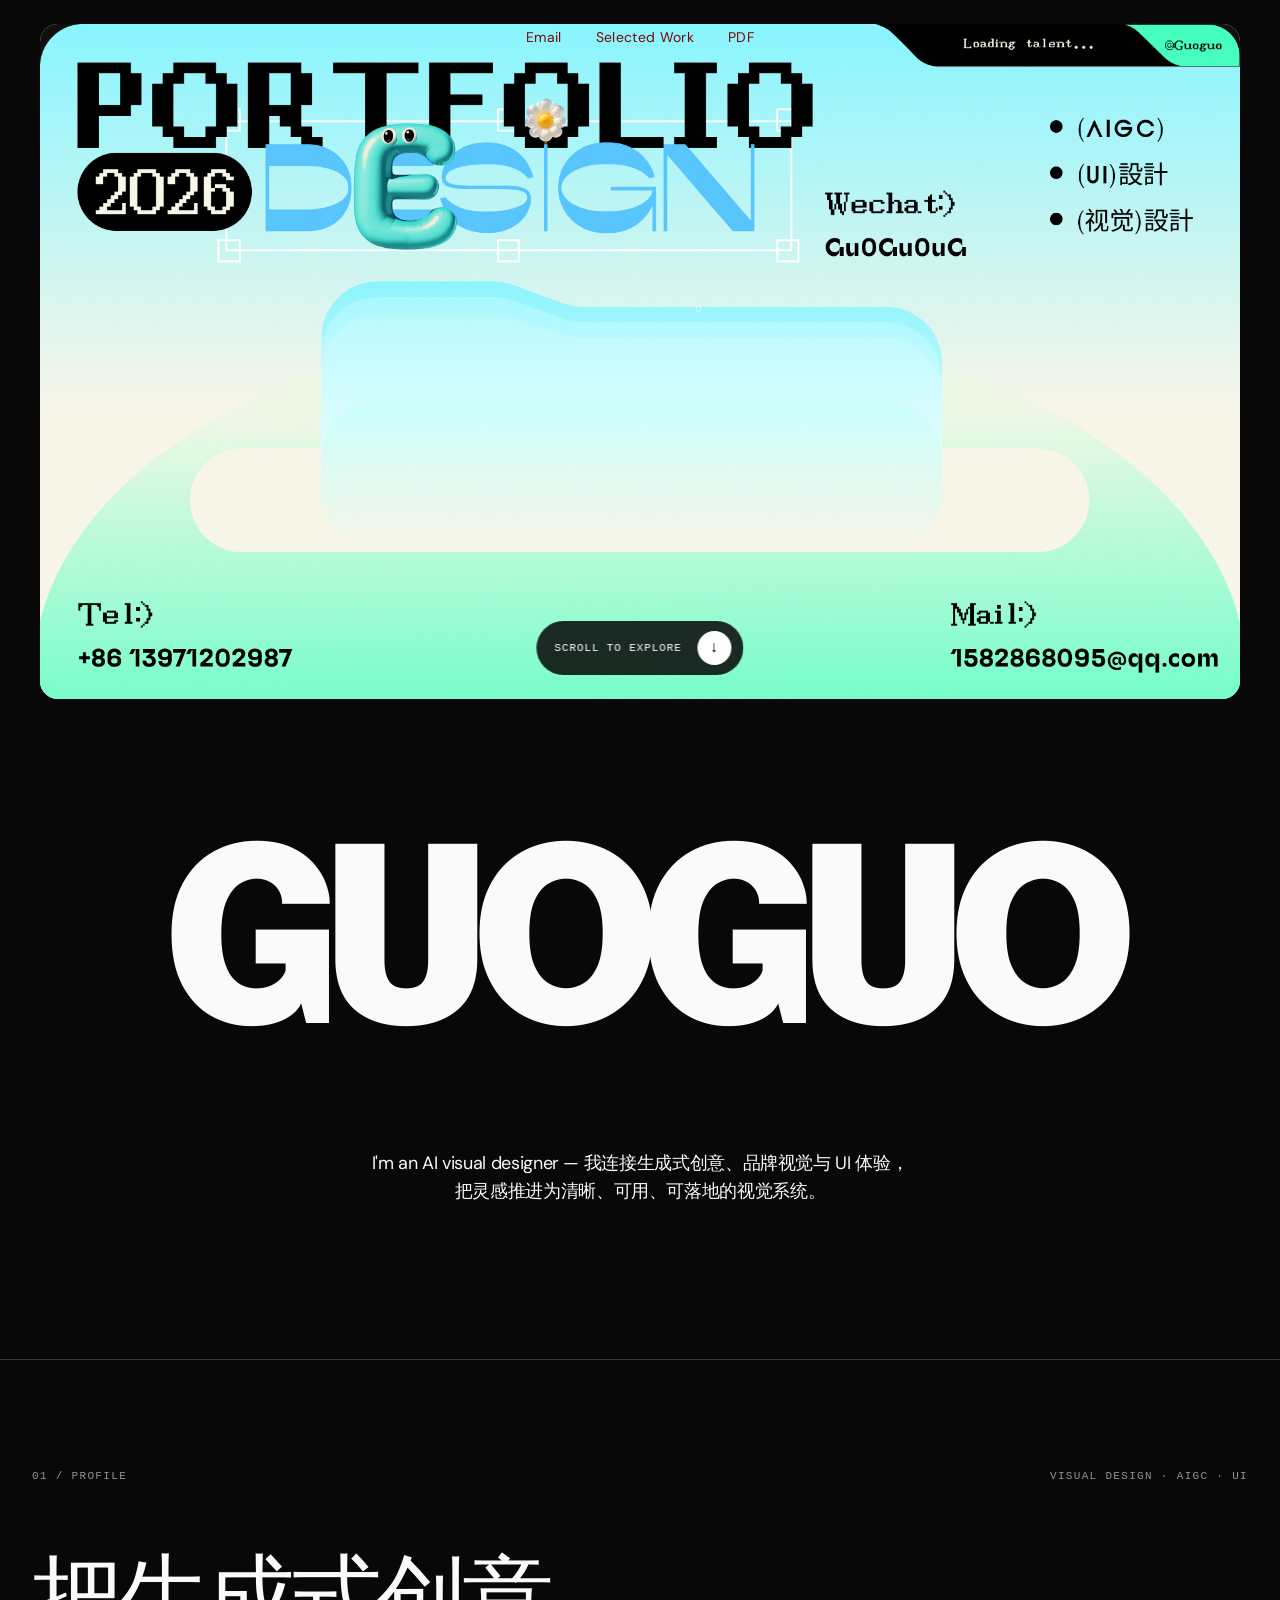
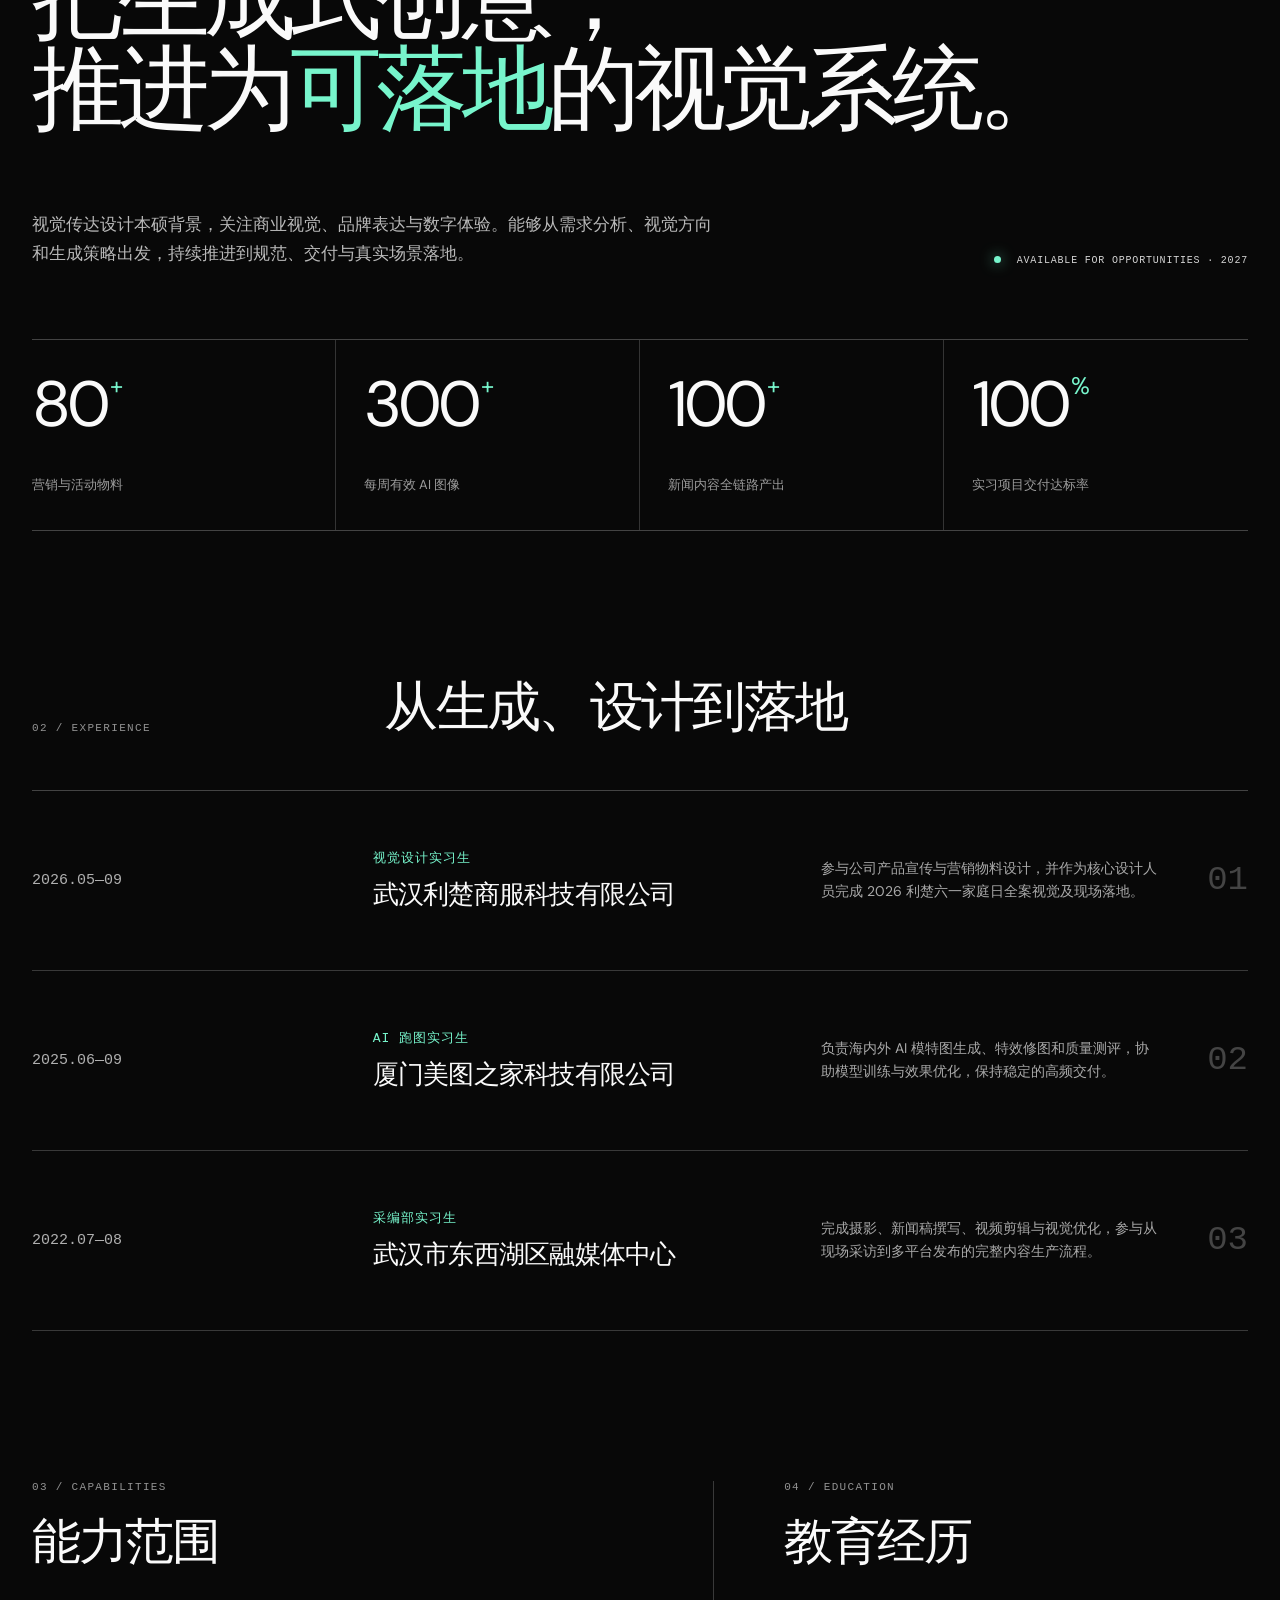
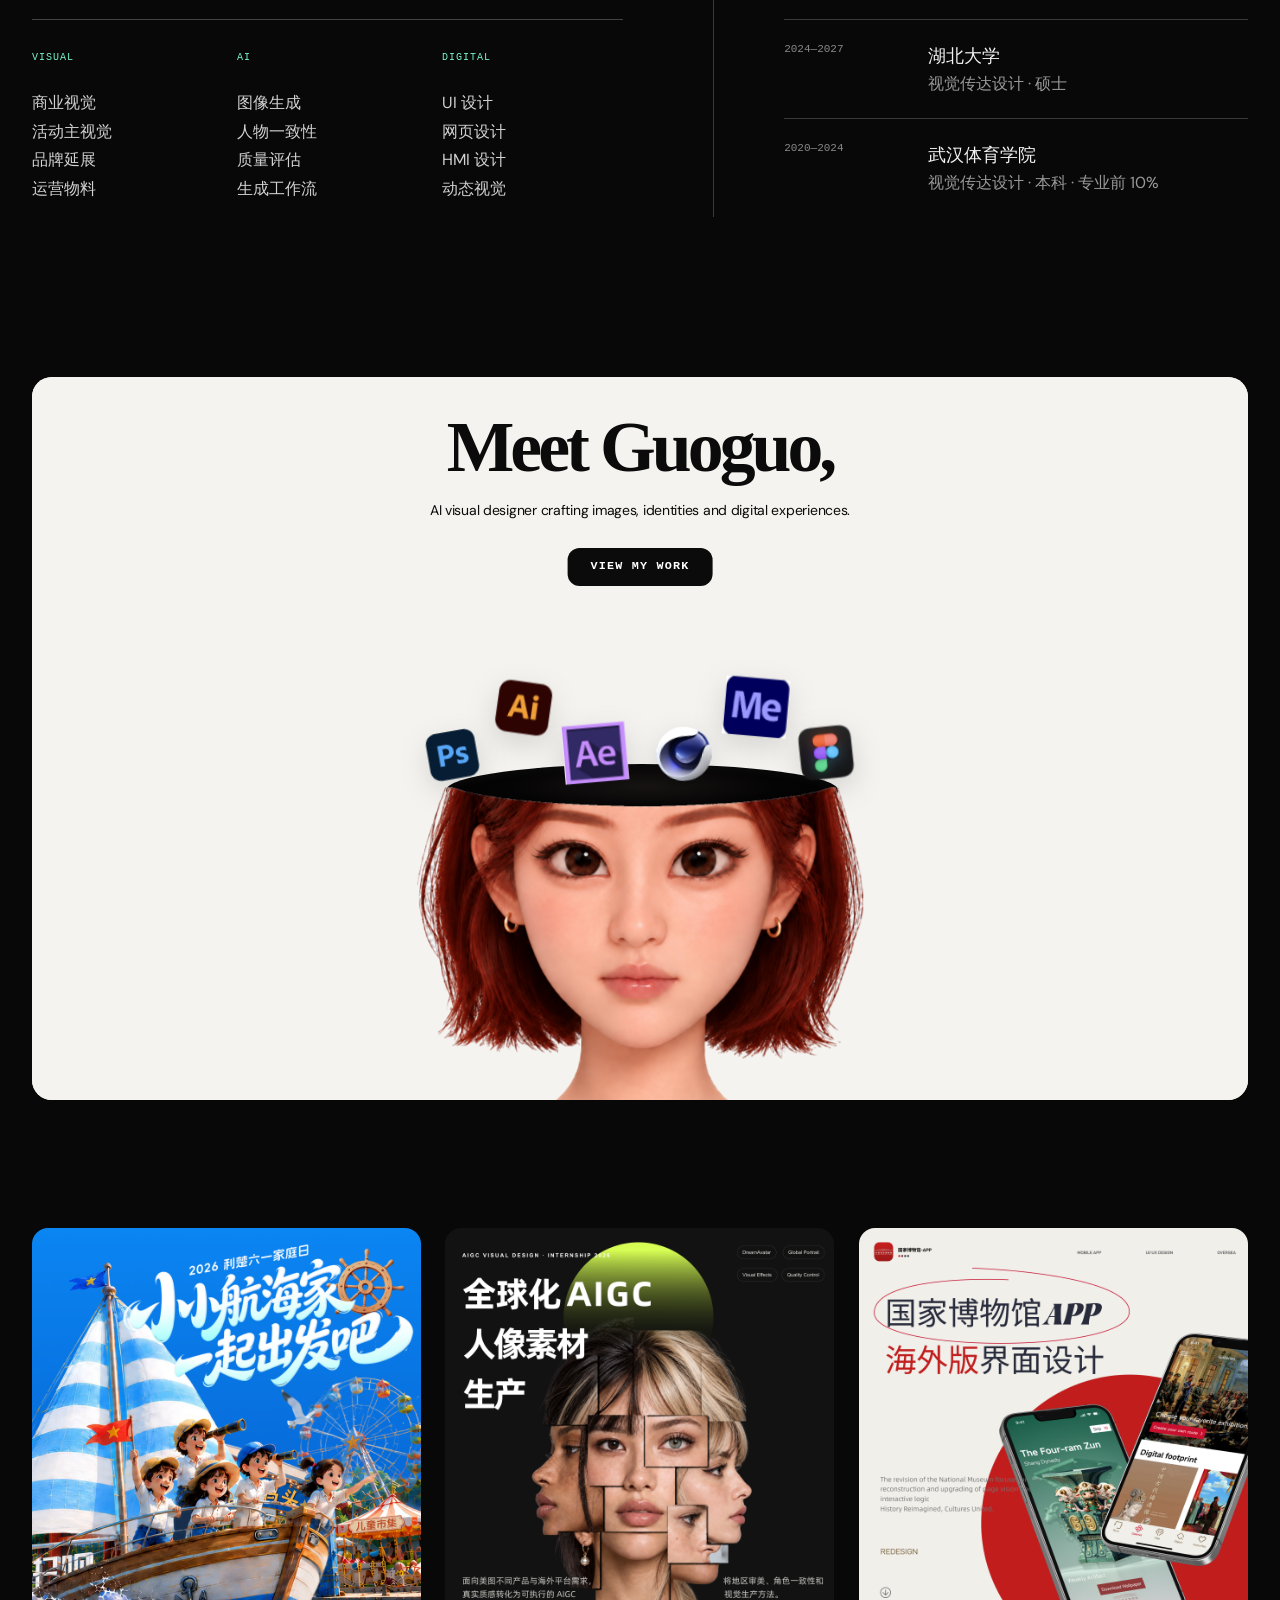
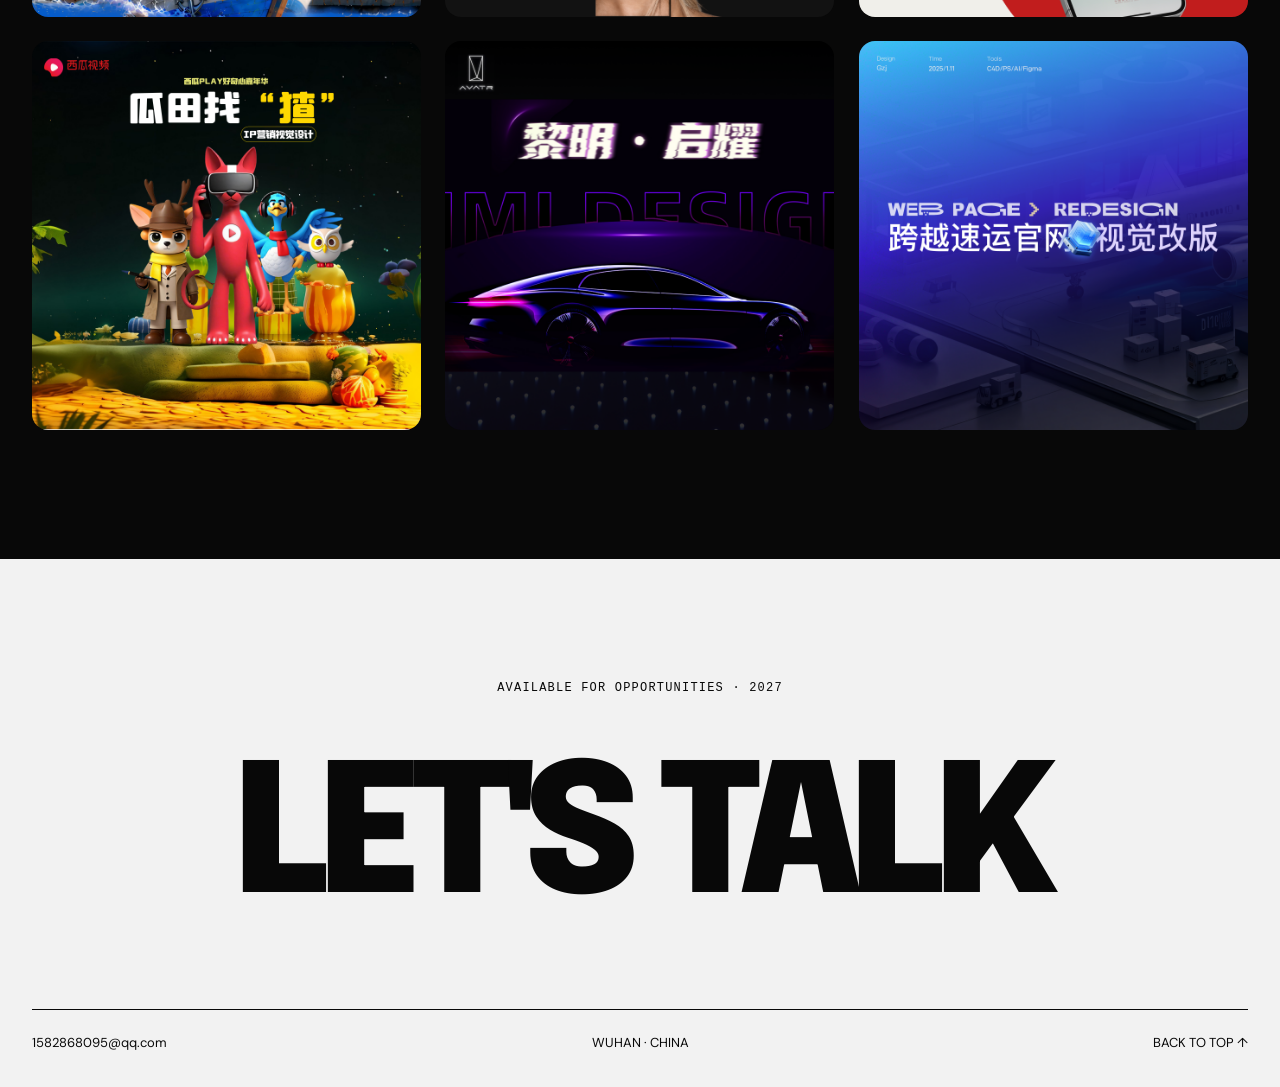
<file: index.html>
<!doctype html>
<html lang="zh-CN">
  <head>
    <meta charset="UTF-8" />
    <meta name="viewport" content="width=device-width, initial-scale=1" />
    <meta name="theme-color" content="#080808" />
    <title>Guoguo — AI Visual Designer</title>
    <meta name="description" content="郭芷菁，AI 视觉设计师。AIGC、视觉设计与 UI 体验作品集。" />
    <link rel="icon" href="./favicon.svg" />
    <link rel="stylesheet" href="./styles.css?v=20260922-31" />
  </head>
  <body class="jotic-page">
    <header class="minimal-nav" aria-label="主要导航">
      <nav>
        <a href="mailto:1582868095@qq.com">Email</a>
        <a href="#work">Selected Work</a>
        <a href="./Guoguo_AI_Visual_Portfolio_2026.pdf" target="_blank" rel="noopener">PDF</a>
      </nav>
    </header>

    <main>
      <section class="cover-stage" id="top" aria-label="Guoguo 动态视觉开场">
        <img class="intro-art" src="./assets/intro-background.jpg" alt="Guoguo 2026 作品集封面" />
        <div class="hero-person" aria-hidden="true">
          <video class="hero-person-source" autoplay muted loop playsinline preload="auto">
            <source src="./assets/hero-opening-green.mp4" type="video/mp4" />
          </video>
          <canvas class="hero-person-canvas" width="720" height="972"></canvas>
        </div>
        <a class="cover-scroll" href="#intro"><span>SCROLL TO EXPLORE</span><b>↓</b></a>
      </section>

      <section class="identity-section" id="intro" aria-labelledby="identity-title">
        <h1 id="identity-title">GUOGUO</h1>
        <p>I'm an AI visual designer — 我连接生成式创意、品牌视觉与 UI 体验，<br class="desktop-break" />把灵感推进为清晰、可用、可落地的视觉系统。</p>
      </section>

      <section class="brainka-story" id="meet-guoguo" aria-labelledby="brainka-title">
        <div class="brainka-viewport">
          <div class="brainka-track">
            <article class="brainka-panel brainka-hello">
              <div class="brainka-mini-nav" aria-hidden="true">
                <span>GUOGUO®</span>
                <span>AI VISUAL DESIGNER</span>
                <span>2026</span>
              </div>
              <div class="brainka-copy">
                <p class="brainka-kicker">HELLO, I'M GUOGUO</p>
                <h2 id="brainka-title">Meet&nbsp;<br />Guoguo,</h2>
                <p>AI visual designer crafting images, identities and digital experiences.</p>
                <a href="#work">VIEW MY WORK</a>
              </div>
              <div class="brainka-portrait-wrap" aria-hidden="true">
                <div class="brainka-head-assembly">
                  <span class="brainka-head-cavity"></span>
                  <div class="brainka-icons">
                    <img class="brainka-icon icon-1" src="./assets/brainka/icons/icon1.png" alt="" />
                    <img class="brainka-icon icon-2" src="./assets/brainka/icons/icon2.png" alt="" />
                    <img class="brainka-icon icon-3" src="./assets/brainka/icons/icon3.png" alt="" />
                    <img class="brainka-icon icon-4" src="./assets/brainka/icons/icon4.png" alt="" />
                    <img class="brainka-icon icon-5" src="./assets/brainka/icons/icon5.png" alt="" />
                    <img class="brainka-icon icon-6" src="./assets/brainka/icons/icon6.png" alt="" />
                  </div>
                  <img class="brainka-portrait" src="./assets/brainka/portrait-open-v3.png" alt="" />
                </div>
              </div>
              <p class="brainka-scroll-hint" aria-hidden="true">SCROLL TO SEE MY PROCESS ↓</p>
            </article>

            <article class="brainka-panel brainka-process">
              <div class="brainka-process-head">
                <span>HOW I CREATE</span>
                <strong>FROM IDEA<br />TO SYSTEM</strong>
              </div>
              <div class="brainka-process-grid">
                <article><b>01</b><h3>Define</h3><p>我从品牌目标、受众和使用场景开始定义视觉方向。</p></article>
                <article><b>02</b><h3>Explore</h3><p>通过关键词、情绪板和视觉测试建立生成策略。</p></article>
                <article><b>03</b><h3>Control</h3><p>控制人物一致性、材质、光线与画面风格。</p></article>
                <article><b>04</b><h3>Deliver</h3><p>筛选、修复并延展为可投入商业使用的视觉系统。</p></article>
              </div>
              <p class="brainka-process-end">灵活运用AIGC工具从可控生成，成为稳定、清晰、可持续的设计方法。</p>
            </article>
          </div>
        </div>
      </section>

      <section class="minimal-work" id="work" aria-label="精选项目">
        <div class="work-grid-ref directory-grid">
          <button class="work-tile square" data-project="family" type="button" aria-label="打开活动设计项目"><img src="./assets/covers/01-activity.png" alt="活动设计" loading="lazy" /></button>
          <button class="work-tile square has-motion" data-project="aigc" type="button" aria-label="打开人像设计项目">
            <img src="./assets/covers/02-portrait.png" alt="人像设计" loading="lazy" />
            <iframe class="tile-motion tile-motion-frame" src="./assets/aigc-motion/index.html?embedded=1" title="AIGC 实验轮播动效" tabindex="-1" loading="lazy" aria-hidden="true"></iframe>
          </button>
          <button class="work-tile square" data-project="museum" type="button" aria-label="打开 UI 设计项目"><img src="./assets/covers/03-ui.png" alt="UI 设计" loading="lazy" /></button>
          <button class="work-tile square" data-project="xigua" type="button" aria-label="打开 IP 运营设计项目"><img src="./assets/covers/04-ip.png" alt="IP 运营设计" loading="lazy" /></button>
          <button class="work-tile square" data-project="hmi" type="button" aria-label="打开 HMI 设计项目"><img src="./assets/covers/05-hmi.png" alt="HMI 设计" loading="lazy" /></button>
          <button class="work-tile square" data-project="web" type="button" aria-label="打开网页设计项目"><img src="./assets/covers/06-web.png" alt="网页设计" loading="lazy" /></button>
        </div>
      </section>

      <section class="profile-dossier" id="profile" aria-labelledby="profile-title">
        <header class="profile-intro">
          <div class="profile-eyebrow">
            <span>01 / PROFILE</span>
            <span>VISUAL DESIGN · AIGC · UI</span>
          </div>
          <h2 id="profile-title">把生成式创意，<br />推进为<span>可落地</span>的视觉系统。</h2>
          <div class="profile-intro-foot">
            <p>视觉传达设计本硕背景，关注商业视觉、品牌表达与数字体验。能够从需求分析、视觉方向和生成策略出发，持续推进到规范、交付与真实场景落地。</p>
            <p class="profile-availability"><i></i> AVAILABLE FOR OPPORTUNITIES · 2027</p>
          </div>
        </header>

        <div class="profile-metrics" aria-label="工作成果摘要">
          <article><strong>80<sup>+</sup></strong><span>营销与活动物料</span></article>
          <article><strong>300<sup>+</sup></strong><span>每周有效 AI 图像</span></article>
          <article><strong>100<sup>+</sup></strong><span>新闻内容全链路产出</span></article>
          <article><strong>100<sup>%</sup></strong><span>实习项目交付达标率</span></article>
        </div>

        <section class="profile-experience" aria-labelledby="experience-title">
          <div class="profile-section-head">
            <p>02 / EXPERIENCE</p>
            <h3 id="experience-title">从生成、设计到落地</h3>
          </div>
          <div class="experience-list">
            <article>
              <time>2026.05—09</time>
              <div class="experience-main"><span>视觉设计实习生</span><h4>武汉利楚商服科技有限公司</h4></div>
              <p>参与公司产品宣传与营销物料设计，并作为核心设计人员完成 2026 利楚六一家庭日全案视觉及现场落地。</p>
              <b>01</b>
            </article>
            <article>
              <time>2025.06—09</time>
              <div class="experience-main"><span>AI 跑图实习生</span><h4>厦门美图之家科技有限公司</h4></div>
              <p>负责海内外 AI 模特图生成、特效修图和质量测评，协助模型训练与效果优化，保持稳定的高频交付。</p>
              <b>02</b>
            </article>
            <article>
              <time>2022.07—08</time>
              <div class="experience-main"><span>采编部实习生</span><h4>武汉市东西湖区融媒体中心</h4></div>
              <p>完成摄影、新闻稿撰写、视频剪辑与视觉优化，参与从现场采访到多平台发布的完整内容生产流程。</p>
              <b>03</b>
            </article>
          </div>
        </section>

        <div class="profile-bottom-grid">
          <section class="profile-capabilities" aria-labelledby="capabilities-title">
            <div class="profile-section-head compact">
              <p>03 / CAPABILITIES</p>
              <h3 id="capabilities-title">能力范围</h3>
            </div>
            <div class="capability-columns">
              <div><span>VISUAL</span><p>商业视觉<br />活动主视觉<br />品牌延展<br />运营物料</p></div>
              <div><span>AI</span><p>图像生成<br />人物一致性<br />质量评估<br />生成工作流</p></div>
              <div><span>DIGITAL</span><p>UI 设计<br />网页设计<br />HMI 设计<br />动态视觉</p></div>
            </div>
          </section>

          <section class="profile-credentials" aria-labelledby="credentials-title">
            <div class="profile-section-head compact">
              <p>04 / EDUCATION</p>
              <h3 id="credentials-title">教育经历</h3>
            </div>
            <div class="credential-row"><time>2024—2027</time><p><strong>湖北大学</strong><br />视觉传达设计 · 硕士</p></div>
            <div class="credential-row"><time>2020—2024</time><p><strong>武汉体育学院</strong><br />视觉传达设计 · 本科 · 专业前 10%</p></div>
          </section>
        </div>
      </section>
    </main>

    <footer class="minimal-footer" id="contact">
      <p>AVAILABLE FOR OPPORTUNITIES · 2027</p>
      <a class="footer-mail" href="mailto:1582868095@qq.com">LET'S TALK</a>
      <div><a href="mailto:1582868095@qq.com">1582868095@qq.com</a><span>WUHAN · CHINA</span><a href="#top">BACK TO TOP ↑</a></div>
    </footer>

    <dialog class="project-dialog" aria-label="项目作品浏览">
      <button class="dialog-close" type="button" aria-label="关闭项目">×</button>
      <div class="dialog-hero" hidden></div>
      <div class="dialog-head"><p class="dialog-kicker"></p><h2 class="dialog-title"></h2><p class="dialog-summary"></p></div>
      <div class="dialog-gallery"></div>
    </dialog>

    <script src="./main.js?v=20260921-23"></script>
  </body>
</html>
</file>
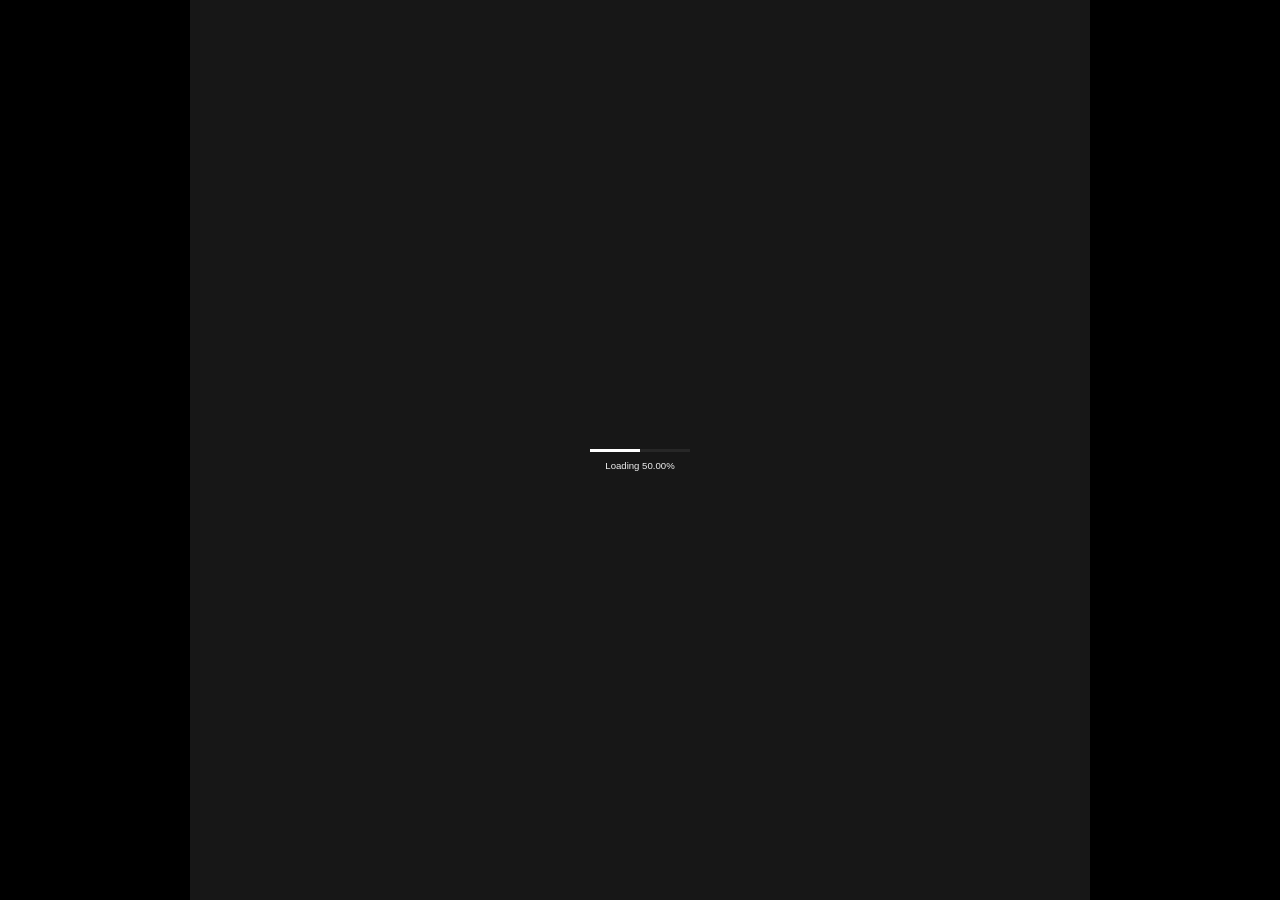
<file: assets/aigc-motion/index.html>
<!DOCTYPE html>
<html lang="zh-CN">
  <head>
    <meta charset="UTF-8" />
    <meta name="viewport" content="width=device-width, initial-scale=1.0" />
    <meta name="theme-color" content="#f8f8f8" />
    <title>Codrops - Experimental Carousel Tutorial</title>
    <script type="module" crossorigin src="./assets/index-o9Gyr7QA.js"></script>
    <link rel="stylesheet" crossorigin href="./assets/index-DzMP4c-T.css">
  </head>
  <body>
    <div id="root"></div>
  </body>
</html>
</file>
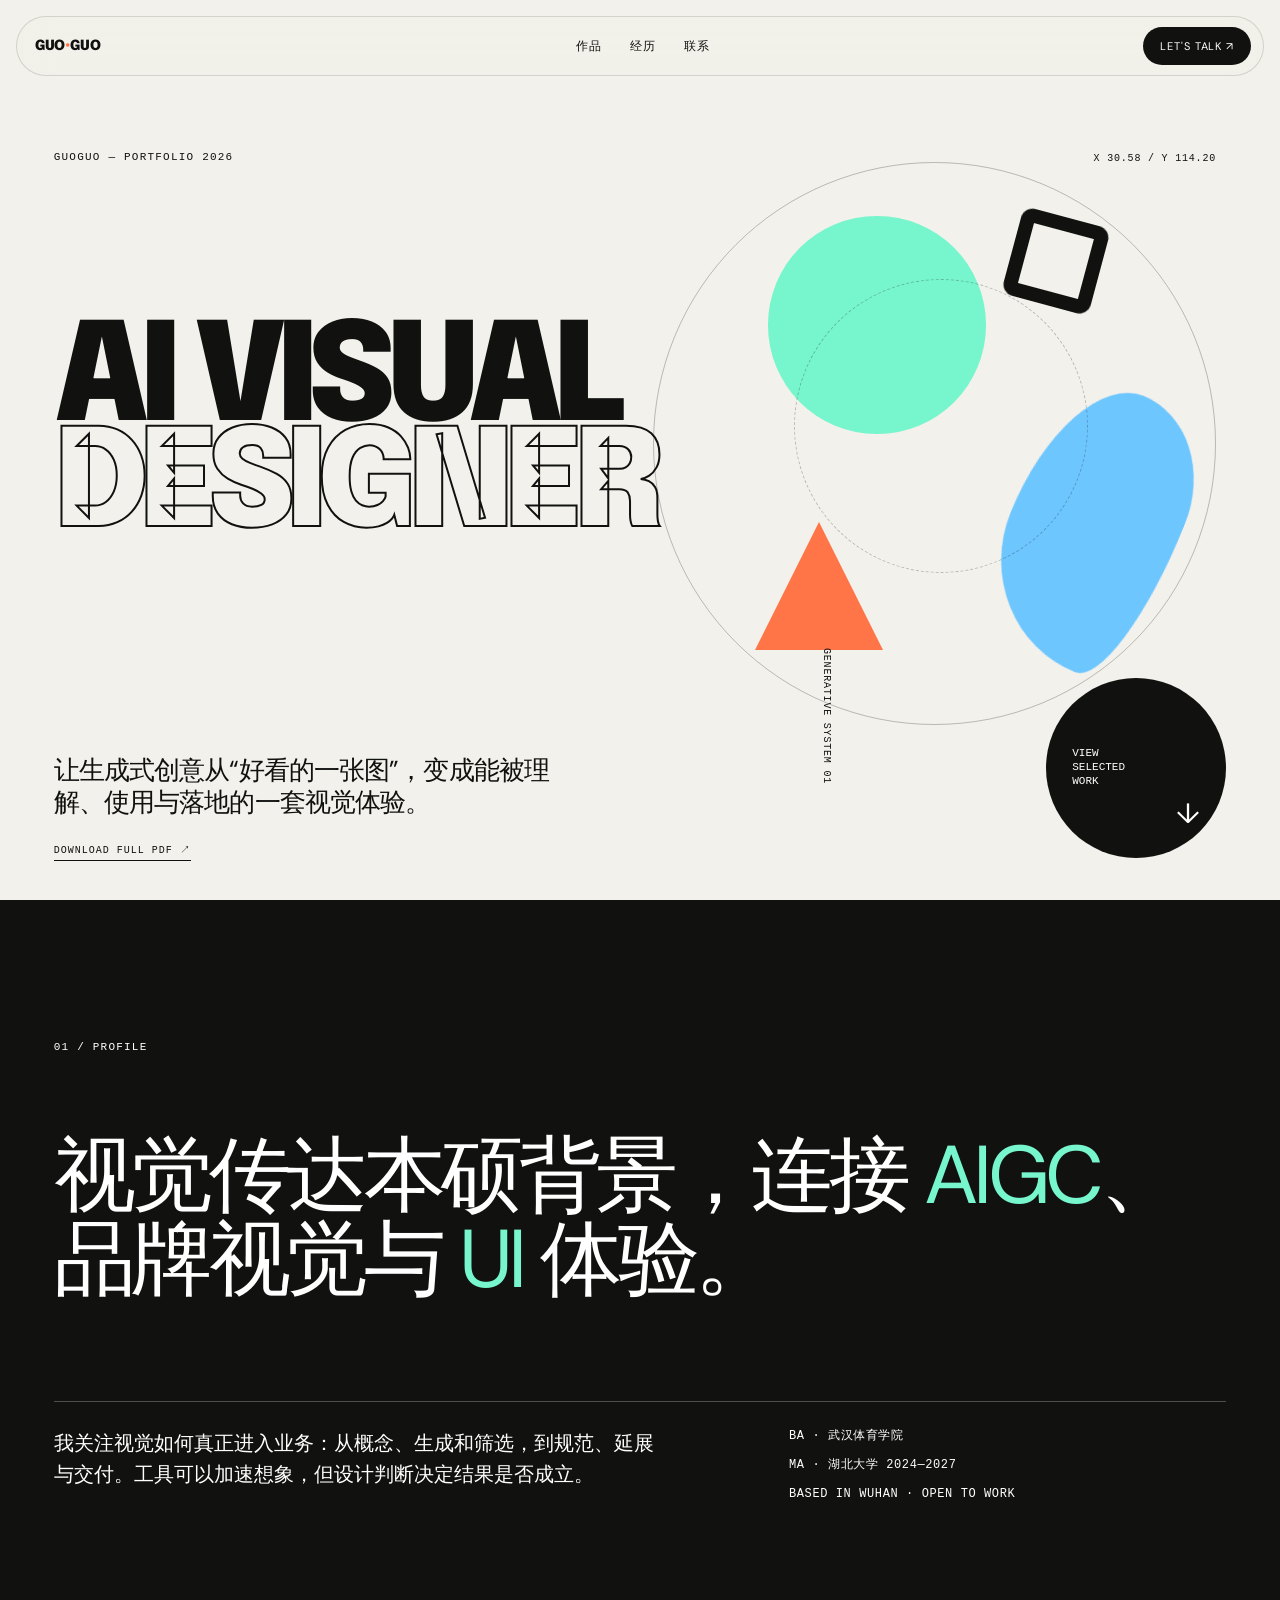
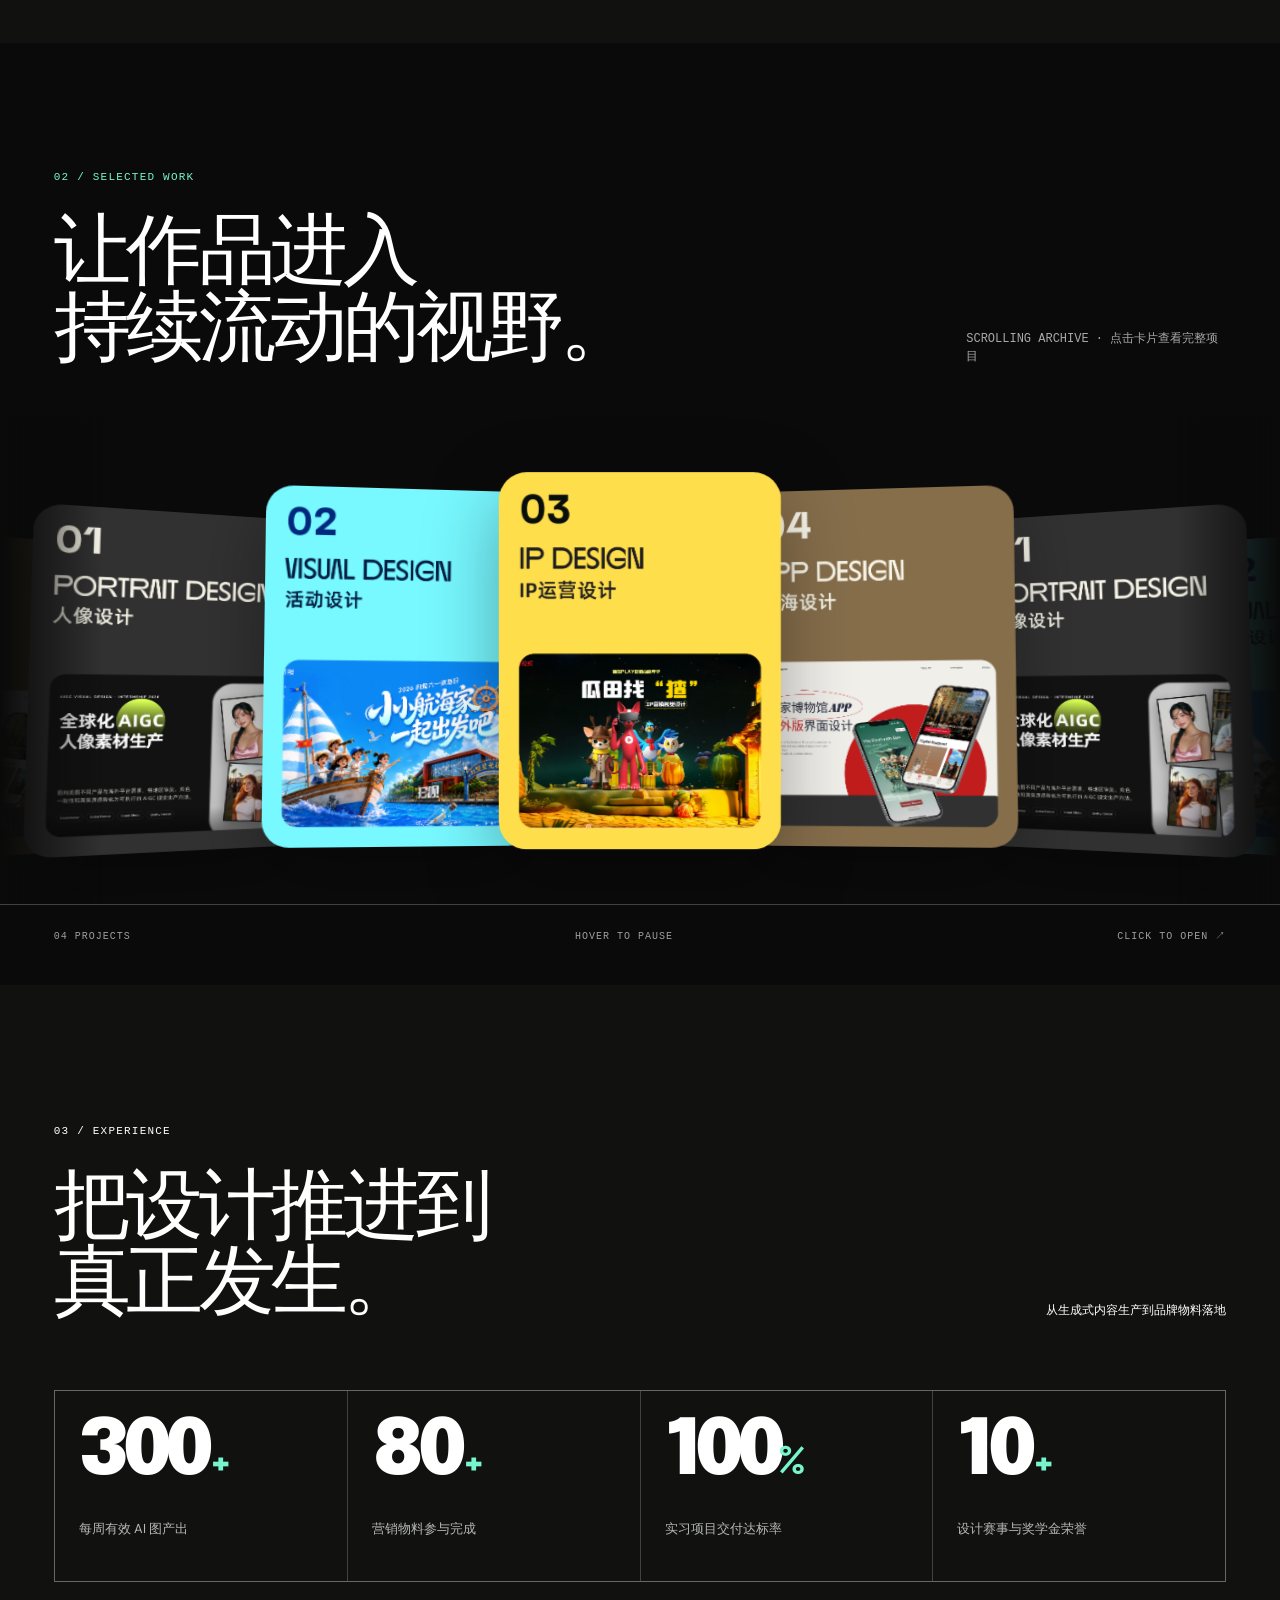
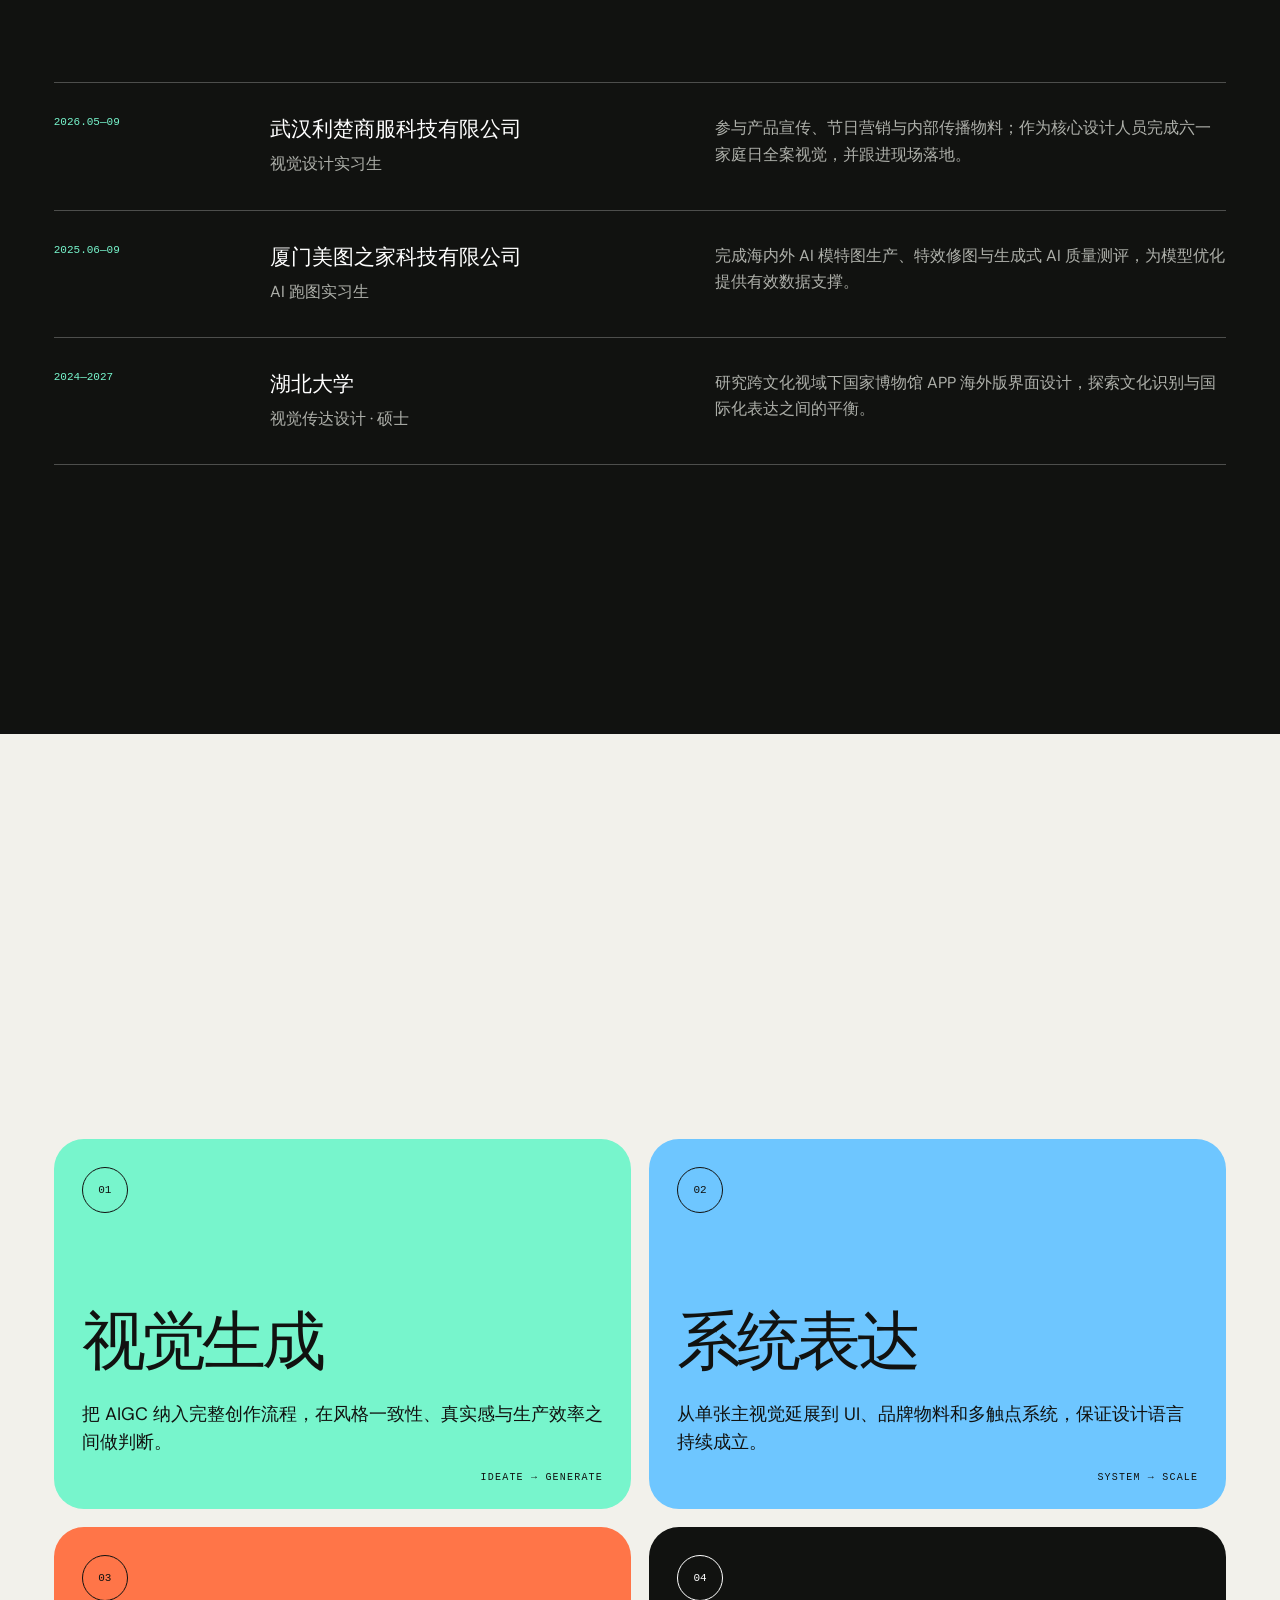
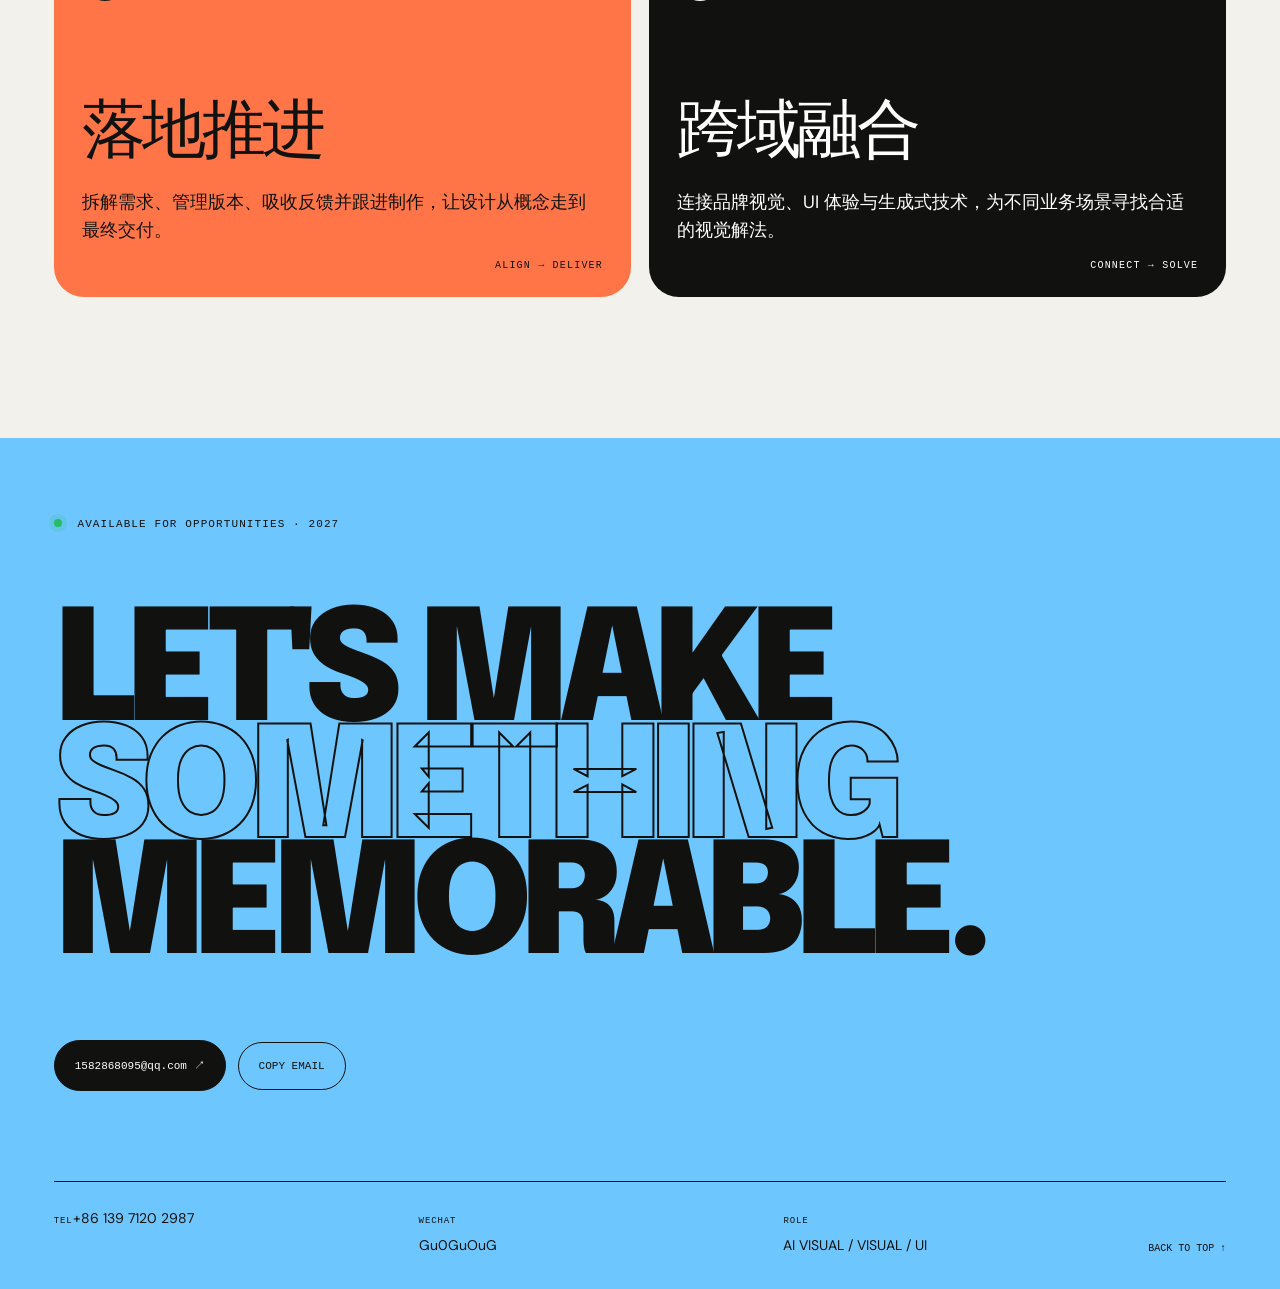
<file: portfolio.html>
<!doctype html>
<html lang="zh-CN">
  <head>
    <meta charset="UTF-8" />
    <meta name="viewport" content="width=device-width, initial-scale=1" />
    <meta name="theme-color" content="#f2f1eb" />
    <title>Guoguo — AI Visual Designer Portfolio</title>
    <meta name="description" content="郭芷菁，AI 视觉设计师。AIGC、品牌视觉与 UI 体验作品集。" />
    <link rel="icon" href="./favicon.svg" />
    <link rel="stylesheet" href="./styles.css" />
  </head>
  <body class="portfolio-page">
    <header class="site-header">
      <a class="brand" href="./index.html" aria-label="返回视觉开场">GUO<span>•</span>GUO</a>
      <nav aria-label="主要导航">
        <a href="#work">作品</a>
        <a href="#experience">经历</a>
        <a href="#contact">联系</a>
      </nav>
      <a class="header-cta" href="mailto:1582868095@qq.com">LET'S TALK ↗</a>
    </header>

    <main>
      <section class="portfolio-hero" id="top">
        <div class="hero-field" aria-hidden="true">
          <div class="orbit orbit-a"></div>
          <div class="orbit orbit-b"></div>
          <div class="shape shape-a"></div>
          <div class="shape shape-b"></div>
          <div class="shape shape-c"></div>
          <div class="shape shape-d"></div>
          <div class="coordinate coordinate-a">X 30.58 / Y 114.20</div>
          <div class="coordinate coordinate-b">GENERATIVE SYSTEM 01</div>
        </div>
        <div class="hero-copy">
          <p class="eyebrow">GUOGUO — PORTFOLIO 2026</p>
          <h1>AI VISUAL<br /><span>DESIGNER</span></h1>
          <div class="hero-bottom">
            <div class="hero-intro"><p>让生成式创意从“好看的一张图”，变成能被理解、使用与落地的一套视觉体验。</p><a href="./Guoguo_AI_Visual_Portfolio_2026.pdf" target="_blank" rel="noopener">DOWNLOAD FULL PDF ↗</a></div>
            <a class="round-button" href="#work" aria-label="查看精选项目"><span>VIEW<br />SELECTED<br />WORK</span><b>↓</b></a>
          </div>
        </div>
        <div class="mouse-code" aria-hidden="true"></div>
      </section>

      <section class="manifesto section-pad reveal">
        <div class="section-index">01 / PROFILE</div>
        <p class="manifesto-lead">视觉传达本硕背景，连接 <span>AIGC</span>、品牌视觉与 <span>UI</span> 体验。</p>
        <div class="manifesto-grid">
          <div>
            <p>我关注视觉如何真正进入业务：从概念、生成和筛选，到规范、延展与交付。工具可以加速想象，但设计判断决定结果是否成立。</p>
          </div>
          <div class="profile-meta">
            <p>BA · 武汉体育学院</p>
            <p>MA · 湖北大学 2024—2027</p>
            <p>Based in Wuhan · Open to work</p>
          </div>
        </div>
      </section>

      <section class="work-section" id="work">
        <div class="section-heading work-heading reveal">
          <div>
            <div class="section-index">02 / SELECTED WORK</div>
            <h2>让作品进入<br />持续流动的视野。</h2>
          </div>
          <p>SCROLLING ARCHIVE · 点击卡片查看完整项目</p>
        </div>
        <div class="project-marquee reveal" aria-label="精选项目动态目录">
          <div class="project-track">
            <div class="project-loop">
              <button class="poster-card poster-artwork" data-project="aigc" type="button"><img src="./assets/cards/01-portrait-design.png" alt="01 人像设计" loading="lazy" /></button>
              <button class="poster-card poster-artwork" data-project="family" type="button"><img src="./assets/cards/02-visual-design.png" alt="02 活动设计" loading="lazy" /></button>
              <button class="poster-card poster-artwork" data-project="xigua" type="button"><img src="./assets/cards/03-ip-design.png" alt="03 IP 运营设计" loading="lazy" /></button>
              <button class="poster-card poster-artwork" data-project="museum" type="button"><img src="./assets/cards/04-app-design.png" alt="04 出海 APP 设计" loading="lazy" /></button>
            </div>
            <div class="project-loop" aria-hidden="true" inert>
              <button class="poster-card poster-artwork" data-project="aigc" type="button" tabindex="-1"><img src="./assets/cards/01-portrait-design.png" alt="" loading="lazy" /></button>
              <button class="poster-card poster-artwork" data-project="family" type="button" tabindex="-1"><img src="./assets/cards/02-visual-design.png" alt="" loading="lazy" /></button>
              <button class="poster-card poster-artwork" data-project="xigua" type="button" tabindex="-1"><img src="./assets/cards/03-ip-design.png" alt="" loading="lazy" /></button>
              <button class="poster-card poster-artwork" data-project="museum" type="button" tabindex="-1"><img src="./assets/cards/04-app-design.png" alt="" loading="lazy" /></button>
            </div>
          </div>
        </div>
        <div class="work-foot"><span>04 PROJECTS</span><span>HOVER TO PAUSE</span><span>CLICK TO OPEN ↗</span></div>
      </section>

      <section class="experience-section section-pad" id="experience">
        <div class="section-heading light reveal">
          <div>
            <div class="section-index">03 / EXPERIENCE</div>
            <h2>把设计推进到<br />真正发生。</h2>
          </div>
          <p>从生成式内容生产到品牌物料落地</p>
        </div>

        <div class="metrics reveal">
          <div><strong>300<span>+</span></strong><p>每周有效 AI 图产出</p></div>
          <div><strong>80<span>+</span></strong><p>营销物料参与完成</p></div>
          <div><strong>100<span>%</span></strong><p>实习项目交付达标率</p></div>
          <div><strong>10<span>+</span></strong><p>设计赛事与奖学金荣誉</p></div>
        </div>

        <div class="timeline">
          <article class="timeline-row reveal">
            <time>2026.05—09</time>
            <div><h3>武汉利楚商服科技有限公司</h3><p>视觉设计实习生</p></div>
            <p>参与产品宣传、节日营销与内部传播物料；作为核心设计人员完成六一家庭日全案视觉，并跟进现场落地。</p>
          </article>
          <article class="timeline-row reveal">
            <time>2025.06—09</time>
            <div><h3>厦门美图之家科技有限公司</h3><p>AI 跑图实习生</p></div>
            <p>完成海内外 AI 模特图生产、特效修图与生成式 AI 质量测评，为模型优化提供有效数据支撑。</p>
          </article>
          <article class="timeline-row reveal">
            <time>2024—2027</time>
            <div><h3>湖北大学</h3><p>视觉传达设计 · 硕士</p></div>
            <p>研究跨文化视域下国家博物馆 APP 海外版界面设计，探索文化识别与国际化表达之间的平衡。</p>
          </article>
          <article class="timeline-row reveal">
            <time>2020—2024</time>
            <div><h3>武汉体育学院</h3><p>视觉传达设计 · 本科</p></div>
            <p>GPA 4.5，专业排名前 10%；建立字体、包装、展示、版式与网页设计的系统基础。</p>
          </article>
        </div>
      </section>

      <section class="strengths-section section-pad">
        <div class="section-heading reveal">
          <div>
            <div class="section-index">04 / HOW I WORK</div>
            <h2>四种能力，<br />组成一条完整路径。</h2>
          </div>
        </div>
        <div class="strength-grid">
          <article class="strength-card mint reveal"><span>01</span><h3>视觉生成</h3><p>把 AIGC 纳入完整创作流程，在风格一致性、真实感与生产效率之间做判断。</p><b>IDEATE → GENERATE</b></article>
          <article class="strength-card blue reveal"><span>02</span><h3>系统表达</h3><p>从单张主视觉延展到 UI、品牌物料和多触点系统，保证设计语言持续成立。</p><b>SYSTEM → SCALE</b></article>
          <article class="strength-card orange reveal"><span>03</span><h3>落地推进</h3><p>拆解需求、管理版本、吸收反馈并跟进制作，让设计从概念走到最终交付。</p><b>ALIGN → DELIVER</b></article>
          <article class="strength-card dark reveal"><span>04</span><h3>跨域融合</h3><p>连接品牌视觉、UI 体验与生成式技术，为不同业务场景寻找合适的视觉解法。</p><b>CONNECT → SOLVE</b></article>
        </div>
      </section>
    </main>

    <footer class="contact" id="contact">
      <div class="contact-kicker"><span class="status-dot"></span> AVAILABLE FOR OPPORTUNITIES · 2027</div>
      <h2>LET'S MAKE<br /><span>SOMETHING</span><br />MEMORABLE.</h2>
      <div class="contact-actions">
        <a href="mailto:1582868095@qq.com">1582868095@qq.com ↗</a>
        <button type="button" data-copy="1582868095@qq.com">COPY EMAIL</button>
      </div>
      <div class="contact-bottom">
        <div><small>TEL</small><a href="tel:+8613971202987">+86 139 7120 2987</a></div>
        <div><small>WECHAT</small><p>Gu0GuOuG</p></div>
        <div><small>ROLE</small><p>AI VISUAL / VISUAL / UI</p></div>
        <a class="back-top" href="#top">BACK TO TOP ↑</a>
      </div>
    </footer>

    <dialog class="project-dialog" aria-label="项目作品浏览">
      <button class="dialog-close" type="button" aria-label="关闭项目">×</button>
      <div class="dialog-head"><p class="dialog-kicker"></p><h2 class="dialog-title"></h2><p class="dialog-summary"></p></div>
      <div class="dialog-gallery"></div>
    </dialog>

    <script src="./main.js"></script>
  </body>
</html>
</file>
<file: styles.css>
@font-face{font-family:Display;src:url('./assets/fonts/Epilogue-Black.woff2') format('woff2');font-display:swap;font-weight:900}
@font-face{font-family:Sans;src:url('./assets/fonts/DMSans-Regular.woff2') format('woff2');font-display:swap;font-weight:400}
:root{--paper:#f2f1eb;--ink:#111210;--mint:#77f5cc;--blue:#6ec6ff;--orange:#ff7548;--line:rgba(17,18,16,.18);--pad:clamp(20px,4.2vw,68px);font-family:Sans,"PingFang SC","Microsoft YaHei",Arial,sans-serif;color:var(--ink);background:var(--paper);font-synthesis:none}
*{box-sizing:border-box}
html{scroll-behavior:smooth}
body{margin:0;min-width:320px;background:var(--paper)}
button,a{font:inherit;color:inherit}
a{text-decoration:none}
button{border:0}
img{display:block;max-width:100%}
::selection{background:var(--mint);color:var(--ink)}

.intro-page{background:#c8f6ee;overflow:hidden}
.intro{position:relative;min-height:100svh;overflow:hidden;background:#c8f6ee;isolation:isolate}
.intro-art{position:absolute;z-index:0;inset:0;width:100%;height:100%;object-fit:cover;object-position:center;user-select:none;pointer-events:none}
.hero-person{position:absolute;z-index:2;left:0;bottom:0;width:clamp(340px,33.5vw,640px);aspect-ratio:20/27;opacity:0;transform:translate3d(calc(-50% + 118vw),0,0);pointer-events:none;filter:drop-shadow(0 10px 16px rgba(17,90,80,.1)) saturate(.94) brightness(.985);will-change:transform,opacity}
.hero-person.is-ready{opacity:var(--hero-alpha,1)}
.hero-person-source{position:absolute;width:1px;height:1px;opacity:0;pointer-events:none}
.hero-person-canvas{display:block;width:100%;height:100%;clip-path:inset(3px 0 0 0)}
.intro-hit{position:absolute;inset:0;z-index:3;cursor:crosshair}
.enter-site{position:absolute;z-index:4;right:3vw;bottom:14vh;display:flex;align-items:center;gap:22px;padding:10px 10px 10px 22px;border:1px solid var(--ink);border-radius:999px;background:var(--paper);font:900 12px/1 Display,Arial,sans-serif;letter-spacing:.08em;transition:transform .2s ease,background .2s ease}
.enter-site:hover{transform:translateY(-3px);background:var(--mint)}
.enter-arrow{display:grid;place-items:center;width:42px;height:42px;border-radius:50%;background:var(--ink);color:#fff;font-size:20px}

.site-header{position:fixed;z-index:30;top:16px;left:50%;display:grid;grid-template-columns:1fr auto 1fr;align-items:center;width:calc(100% - 32px);max-width:1380px;padding:10px 12px 10px 18px;border:1px solid rgba(17,18,16,.14);border-radius:999px;background:rgba(242,241,235,.86);backdrop-filter:blur(16px);transform:translateX(-50%)}
.brand{font:900 14px/1 Display,sans-serif;letter-spacing:-.03em}.brand span{color:var(--orange)}
.site-header nav{display:flex;gap:28px;font-size:12px;letter-spacing:.08em}.site-header nav a:hover{text-decoration:underline;text-underline-offset:4px}
.header-cta{justify-self:end;padding:12px 17px;border-radius:999px;background:var(--ink);color:white;font-size:11px;letter-spacing:.08em;transition:background .2s ease,color .2s ease}.header-cta:hover{background:var(--mint);color:var(--ink)}

.portfolio-hero{position:relative;min-height:100svh;padding:140px var(--pad) 42px;overflow:hidden;background:var(--paper);isolation:isolate}
.hero-field{position:absolute;inset:0;z-index:-1;overflow:hidden}
.orbit{position:absolute;border:1px solid rgba(17,18,16,.25);border-radius:50%;transition:transform 1.4s cubic-bezier(.7,0,.2,1)}
.orbit-a{width:44vw;height:44vw;right:5vw;top:18vh}.orbit-b{width:23vw;height:23vw;right:15vw;top:31vh;border-style:dashed;animation:spin 24s linear infinite}
.shape{position:absolute;transition:transform 1.4s cubic-bezier(.7,0,.2,1),border-radius 1.4s cubic-bezier(.7,0,.2,1),background 1.4s ease;will-change:transform}
.shape-a{right:23vw;top:24vh;width:17vw;height:17vw;border-radius:50%;background:var(--mint);mix-blend-mode:multiply;animation:float 6s ease-in-out infinite}
.shape-b{right:8vw;top:43vh;width:13vw;height:22vw;border-radius:48% 52% 28% 72%/56% 37% 63% 44%;background:var(--blue);mix-blend-mode:multiply;transform:rotate(22deg)}
.shape-c{right:31vw;top:58vh;width:10vw;height:10vw;background:var(--orange);clip-path:polygon(50% 0,100% 100%,0 100%);animation:turn 9s ease-in-out infinite}
.shape-d{right:14vw;top:24vh;width:7vw;height:7vw;border:14px solid var(--ink);border-radius:12px;background:transparent;transform:rotate(15deg)}
.coordinate{position:absolute;font:10px/1.2 monospace;letter-spacing:.08em}.coordinate-a{right:5vw;top:17vh}.coordinate-b{right:35vw;top:72vh;writing-mode:vertical-rl}
.portfolio-hero[data-motion="1"] .shape-a{transform:translate(8vw,10vh) scale(.78);border-radius:15%}.portfolio-hero[data-motion="1"] .shape-b{transform:translate(-12vw,-14vh) rotate(110deg);border-radius:50%}.portfolio-hero[data-motion="2"] .shape-a{transform:translate(-5vw,24vh) scale(1.25);border-radius:60% 40% 70% 30%}.portfolio-hero[data-motion="2"] .shape-b{transform:translate(3vw,-5vh) rotate(210deg) scale(.8)}.portfolio-hero[data-motion="2"] .orbit-a{transform:scale(.72) translate(10vw,-4vh)}.portfolio-hero[data-motion="3"] .shape-a{transform:translate(11vw,28vh) scale(.55)}.portfolio-hero[data-motion="3"] .shape-b{transform:translate(-16vw,-2vh) rotate(300deg) scale(1.15)}.portfolio-hero[data-motion="3"] .orbit-b{transform:translate(-9vw,10vh) scale(1.4)}
.hero-copy{position:relative;z-index:2;display:flex;min-height:calc(100svh - 182px);flex-direction:column;justify-content:space-between}
.eyebrow,.section-index{font:11px/1.2 monospace;letter-spacing:.11em;text-transform:uppercase}
.portfolio-hero h1{max-width:1050px;margin:2vh 0 0;font:900 clamp(68px,10.6vw,166px)/.78 Display,Arial,sans-serif;letter-spacing:-.075em}.portfolio-hero h1 span{display:inline-block;color:transparent;-webkit-text-stroke:2px var(--ink)}
.hero-bottom{display:grid;grid-template-columns:minmax(260px,500px) auto;align-items:end;gap:40px}.hero-intro{max-width:500px}.hero-intro p{margin:0 0 18px;font-size:clamp(20px,2vw,29px);line-height:1.25;letter-spacing:-.035em}.hero-intro a{font:10px/1.2 monospace;letter-spacing:.1em;border-bottom:1px solid currentColor;padding-bottom:4px}
.round-button{justify-self:end;display:flex;align-items:center;justify-content:space-between;width:180px;height:180px;padding:26px;border-radius:50%;background:var(--ink);color:#fff;transition:transform .35s ease,background .25s ease,color .25s ease}.round-button span{font:11px/1.25 monospace}.round-button b{align-self:flex-end;font-size:28px}.round-button:hover{transform:rotate(7deg) scale(1.04);background:var(--mint);color:var(--ink)}
.mouse-code{position:absolute;inset:0;z-index:4;pointer-events:none;overflow:hidden}.mouse-code span{position:absolute;padding:4px 6px;background:var(--ink);color:var(--mint);font:9px/1 monospace;white-space:nowrap;animation:codeFade .9s ease-out forwards}
@keyframes codeFade{0%{opacity:0;transform:translate(-50%,-50%) scale(.7)}15%{opacity:1}100%{opacity:0;transform:translate(calc(-50% + var(--drift-x)),calc(-50% + var(--drift-y))) scale(1)}}
@keyframes spin{to{transform:rotate(360deg)}}@keyframes float{50%{translate:0 -18px}}@keyframes turn{50%{transform:rotate(100deg) scale(.82)}}

.section-pad{padding:clamp(84px,11vw,170px) var(--pad)}
.manifesto{background:var(--ink);color:white}.manifesto-lead{max-width:1180px;margin:80px 0 100px;font-size:clamp(38px,6.4vw,92px);line-height:1.02;letter-spacing:-.055em}.manifesto-lead span{color:var(--mint)}
.manifesto-grid{display:grid;grid-template-columns:1fr .72fr;gap:10vw;border-top:1px solid rgba(255,255,255,.25);padding-top:26px}.manifesto-grid p{max-width:620px;margin:0;font-size:clamp(16px,1.55vw,23px);line-height:1.55}.profile-meta{display:grid;gap:12px;align-content:start}.profile-meta p{font:12px/1.4 monospace;letter-spacing:.05em;text-transform:uppercase}

.section-heading{display:flex;align-items:flex-end;justify-content:space-between;gap:30px;margin-bottom:70px}.section-heading h2{margin:28px 0 0;font-size:clamp(40px,6vw,88px);line-height:1;letter-spacing:-.06em}.section-heading>p{max-width:260px;margin:0;font:12px/1.5 monospace;text-transform:uppercase}.section-heading.light{color:white}
.work-section{padding:clamp(84px,10vw,150px) 0 42px;background:#090a09;color:#fff;overflow:hidden}.work-heading{padding:0 var(--pad);margin-bottom:clamp(60px,8vw,110px)}.work-heading .section-index{color:var(--mint)}.work-heading>p{color:#a6aaa5}.project-marquee{--gap:clamp(12px,1.7vw,26px);position:relative;width:100%;overflow:hidden;padding:40px 0 58px}.project-marquee::before,.project-marquee::after{content:"";position:absolute;z-index:3;top:0;bottom:0;width:8vw;pointer-events:none}.project-marquee::before{left:0;background:linear-gradient(90deg,#090a09,transparent)}.project-marquee::after{right:0;background:linear-gradient(-90deg,#090a09,transparent)}.project-track{display:flex;width:max-content;animation:posterFlow 24s linear infinite;will-change:transform}.project-marquee:hover .project-track,.project-marquee:focus-within .project-track{animation-play-state:paused}.project-loop{display:flex;align-items:center;gap:var(--gap);padding-right:var(--gap)}.poster-card{--accent:var(--mint);position:relative;flex:0 0 auto;width:clamp(238px,20.5vw,330px);aspect-ratio:3/4.15;padding:0;overflow:hidden;border:3px solid var(--accent);border-radius:18px;background:#191a18;color:#fff;text-align:left;cursor:pointer;transform:rotate(-2.5deg);box-shadow:0 22px 50px rgba(0,0,0,.32);transition:transform .35s cubic-bezier(.2,.8,.2,1),box-shadow .35s ease}.poster-card:nth-child(even){transform:rotate(2.2deg) translateY(-14px)}.poster-card:hover,.poster-card:focus-visible{z-index:5;outline:none;transform:rotate(0) translateY(-30px) scale(1.035);box-shadow:0 30px 80px rgba(0,0,0,.6)}.poster-card img{position:absolute;inset:0;width:100%;height:100%;object-fit:cover;transform:scale(1.03);filter:saturate(1.06) contrast(1.02);transition:transform .55s ease}.poster-card:hover img{transform:scale(1.09)}.poster-shade{position:absolute;inset:30% 0 0;background:linear-gradient(transparent,rgba(0,0,0,.12) 18%,rgba(0,0,0,.92) 100%)}.poster-meta{position:absolute;z-index:2;top:13px;left:14px;right:14px;display:flex;justify-content:space-between;gap:10px}.poster-meta i,.poster-card small{font:9px/1.2 monospace;font-style:normal;letter-spacing:.08em;text-transform:uppercase;text-shadow:0 1px 4px rgba(0,0,0,.6)}.poster-card strong{position:absolute;z-index:2;left:17px;right:17px;bottom:44px;font:900 clamp(28px,2.8vw,46px)/.86 Display,"PingFang SC",sans-serif;letter-spacing:-.07em;text-transform:uppercase;color:var(--accent);text-shadow:0 2px 12px rgba(0,0,0,.55)}.poster-card small{position:absolute;z-index:2;left:18px;bottom:16px}.poster-cyan{--accent:#6ee7ff}.poster-red{--accent:#ff5248}.poster-yellow{--accent:#f5f075}.work-foot{display:flex;justify-content:space-between;gap:20px;padding:26px var(--pad) 0;border-top:1px solid rgba(255,255,255,.22);color:#9ea09c;font:10px/1.2 monospace;letter-spacing:.1em}@keyframes posterFlow{to{transform:translateX(-50%)}}

.work-heading{margin-bottom:clamp(34px,4vw,52px)}.project-marquee{padding-top:24px}.project-track{animation-duration:6.8s;animation-timing-function:linear}.project-loop{gap:8px;padding-right:8px}.poster-card.poster-artwork{aspect-ratio:3/4;padding:0;overflow:visible;border:0;border-radius:26px;background:transparent;box-shadow:none;filter:drop-shadow(0 22px 34px rgba(0,0,0,.34));transform-origin:50% 86%;animation:cardSteerA 5.1s cubic-bezier(.45,0,.55,1) infinite;transition:filter .25s ease}.poster-card.poster-artwork:nth-child(even){animation-name:cardSteerB;animation-delay:-1.25s}.poster-card.poster-artwork:nth-child(3){animation-delay:-2.5s}.poster-card.poster-artwork:nth-child(4){animation-delay:-3.75s}.project-marquee:hover .poster-card.poster-artwork,.project-marquee:focus-within .poster-card.poster-artwork{animation-play-state:paused}.poster-card.poster-artwork:hover,.poster-card.poster-artwork:focus-visible{z-index:5;outline:2px solid var(--mint);outline-offset:7px;box-shadow:none;animation:none;transform:rotate(0) translateY(-30px) scale(1.035);filter:drop-shadow(0 30px 46px rgba(0,0,0,.6))}.poster-card.poster-artwork img,.poster-card.poster-artwork:hover img{position:static;width:100%;height:100%;object-fit:contain;border-radius:26px;transform:none;filter:none}@keyframes cardSteerA{0%,100%{transform:translateY(18px) rotate(-3.2deg) scale(.98)}18%{transform:translateY(-7px) rotate(1.7deg) scale(1.01)}42%{transform:translateY(4px) rotate(-.8deg) scale(1)}68%{transform:translateY(-15px) rotate(2.4deg) scale(1.015)}84%{transform:translateY(2px) rotate(-1.3deg) scale(.995)}}@keyframes cardSteerB{0%,100%{transform:translateY(-11px) rotate(2.8deg) scale(1.01)}22%{transform:translateY(7px) rotate(-1.9deg) scale(.99)}48%{transform:translateY(-17px) rotate(1.2deg) scale(1.015)}72%{transform:translateY(5px) rotate(-2.5deg) scale(.995)}88%{transform:translateY(-4px) rotate(.8deg) scale(1)}}

.project-marquee.rail-ready{height:clamp(420px,38vw,550px);padding:0;perspective:1100px;perspective-origin:50% 44%}.rail-ready .project-track{position:absolute;inset:0;width:100%;height:100%;display:block;opacity:0;animation:none!important;transform:none!important;transform-style:preserve-3d;transition:opacity .82s cubic-bezier(.16,1,.3,1)}.rail-ready.is-entered .project-track{opacity:1}.rail-ready .project-loop{display:contents}.rail-ready .poster-card.poster-artwork{position:absolute;left:0;top:0;width:clamp(238px,20.5vw,330px);animation:none!important;transform-origin:50% 58%;transform-style:preserve-3d;backface-visibility:hidden;will-change:transform,opacity;transition:filter .22s ease}.rail-ready .poster-card.poster-artwork img,.rail-ready .poster-card.poster-artwork:hover img{position:static;width:100%;height:100%;object-fit:contain;border-radius:26px;transform:none;filter:none;transition:transform .25s cubic-bezier(.2,.8,.2,1)}.rail-ready .poster-card.poster-artwork:hover,.rail-ready .poster-card.poster-artwork:focus-visible{outline:2px solid var(--mint);outline-offset:7px;filter:drop-shadow(0 34px 48px rgba(0,0,0,.62))}.rail-ready .poster-card.poster-artwork:hover img,.rail-ready .poster-card.poster-artwork:focus-visible img{transform:translateY(-10px) scale(1.025)}

.experience-section{background:var(--ink);color:white}.metrics{display:grid;grid-template-columns:repeat(4,1fr);gap:1px;margin-bottom:100px;background:rgba(255,255,255,.2);border:1px solid rgba(255,255,255,.2)}.metrics>div{min-height:190px;padding:24px;background:var(--ink)}.metrics strong{font:900 clamp(48px,6vw,86px)/1 Display,sans-serif;letter-spacing:-.07em}.metrics strong span{color:var(--mint);font-size:.5em}.metrics p{max-width:150px;margin:28px 0 0;color:#b6b8b2;font-size:13px}
.timeline{border-top:1px solid rgba(255,255,255,.25)}.timeline-row{display:grid;grid-template-columns:180px 1fr 1.25fr;gap:36px;padding:32px 0;border-bottom:1px solid rgba(255,255,255,.25)}.timeline-row time{font:11px/1.4 monospace;color:var(--mint)}.timeline-row h3{margin:0 0 8px;font-size:21px}.timeline-row div p,.timeline-row>p{margin:0;color:#aeb0aa;line-height:1.65}.timeline-row>p{max-width:600px}

.strength-grid{display:grid;grid-template-columns:repeat(2,1fr);gap:18px}.strength-card{position:relative;min-height:370px;padding:28px;border-radius:30px;overflow:hidden}.strength-card>span{display:grid;place-items:center;width:46px;height:46px;border:1px solid currentColor;border-radius:50%;font:11px monospace}.strength-card h3{margin:85px 0 16px;font-size:clamp(36px,5vw,72px);letter-spacing:-.06em}.strength-card p{max-width:540px;margin:0;font-size:18px;line-height:1.55}.strength-card b{position:absolute;right:28px;bottom:26px;font:10px monospace;letter-spacing:.12em}.strength-card.mint{background:var(--mint)}.strength-card.blue{background:var(--blue)}.strength-card.orange{background:var(--orange)}.strength-card.dark{background:var(--ink);color:white}

.contact{padding:80px var(--pad) 36px;background:var(--blue);overflow:hidden}.contact-kicker{font:11px monospace;letter-spacing:.1em}.status-dot{display:inline-block;width:8px;height:8px;margin-right:8px;border-radius:50%;background:#24bb69;box-shadow:0 0 0 5px rgba(36,187,105,.17);animation:pulse 1.8s ease-in-out infinite}.contact h2{margin:90px 0 70px;font:900 clamp(62px,12vw,180px)/.76 Display,sans-serif;letter-spacing:-.08em}.contact h2 span{color:transparent;-webkit-text-stroke:2px var(--ink)}.contact-actions{display:flex;align-items:center;gap:12px;margin-bottom:90px}.contact-actions a,.contact-actions button{padding:17px 20px;border:1px solid var(--ink);border-radius:999px;background:transparent;font:11px monospace;cursor:pointer}.contact-actions a{background:var(--ink);color:white}.contact-bottom{display:grid;grid-template-columns:1fr 1fr 1fr auto;gap:24px;padding-top:25px;border-top:1px solid var(--ink)}.contact-bottom small{font:9px monospace;letter-spacing:.1em}.contact-bottom p,.contact-bottom a{margin:8px 0 0;font-size:14px}.back-top{align-self:end;font:10px monospace!important}
@keyframes pulse{50%{opacity:.45}}

.project-dialog{width:min(1280px,calc(100% - 32px));max-height:94vh;margin:auto;padding:0;border:0;border-radius:28px;background:var(--paper);box-shadow:0 30px 90px rgba(0,0,0,.35)}.project-dialog::backdrop{background:rgba(17,18,16,.72);backdrop-filter:blur(8px)}.dialog-close{position:sticky;z-index:5;top:18px;float:right;display:grid;place-items:center;width:48px;height:48px;margin:18px 18px 0 0;border-radius:50%;background:var(--ink);color:white;font-size:28px;cursor:pointer}.dialog-hero{clear:both;padding:22px clamp(12px,3vw,36px) 0}.dialog-hero[hidden]{display:none}.dialog-hero video{display:block;width:100%;aspect-ratio:16/9;border-radius:20px;background:#050507;object-fit:cover;object-position:center}.dialog-hero:not([hidden])+.dialog-head{padding-top:38px}.dialog-head{padding:70px clamp(22px,5vw,72px) 40px}.dialog-kicker{font:10px monospace;letter-spacing:.1em}.dialog-title{max-width:900px;margin:22px 0;font-size:clamp(40px,7vw,92px);line-height:.95;letter-spacing:-.06em}.dialog-summary{max-width:700px;font-size:18px;line-height:1.55}.dialog-gallery{display:grid;gap:16px;padding:0 clamp(12px,3vw,36px) 36px}.dialog-gallery img,.dialog-gallery video{display:block;width:100%;border-radius:16px;background:#050507}.dialog-gallery video{aspect-ratio:16/9;object-fit:contain}
.reveal{opacity:0;transform:translateY(26px);transition:opacity .7s ease,transform .7s cubic-bezier(.2,.7,.2,1)}.reveal.is-visible{opacity:1;transform:none}

@media(max-width:900px){
  .site-header{grid-template-columns:1fr auto}.site-header nav{display:none}.portfolio-hero{padding-top:120px}.hero-bottom{grid-template-columns:1fr auto}.round-button{width:140px;height:140px;padding:20px}.poster-card{width:280px}.metrics{grid-template-columns:repeat(2,1fr)}.timeline-row{grid-template-columns:130px 1fr}.timeline-row>p{grid-column:2}.strength-grid{grid-template-columns:1fr}.contact-bottom{grid-template-columns:1fr 1fr}.back-top{justify-self:start}
}
@media(max-width:680px){
  :root{--pad:20px}.intro-art{object-position:center top}.hero-person{bottom:0;width:min(80vw,470px)}.site-header{top:10px;width:calc(100% - 20px)}.header-cta{padding:11px 14px}.portfolio-hero{padding-top:108px;min-height:860px}.portfolio-hero h1{font-size:clamp(56px,17vw,82px);line-height:.82;margin-top:7vh}.portfolio-hero h1 span{-webkit-text-stroke:1.5px var(--ink)}.hero-bottom{grid-template-columns:1fr;gap:28px}.round-button{justify-self:start;width:128px;height:128px}.orbit-a{width:92vw;height:92vw;right:-38vw;top:37vh}.orbit-b{width:54vw;height:54vw;right:-8vw;top:47vh}.shape-a{width:35vw;height:35vw;right:21vw;top:43vh}.shape-b{width:29vw;height:44vw;right:-5vw;top:56vh}.shape-c{width:20vw;height:20vw;right:54vw;top:67vh}.shape-d{right:10vw;top:40vh;width:16vw;height:16vw;border-width:9px}.coordinate{display:none}.manifesto-lead{margin:52px 0 70px}.manifesto-grid{grid-template-columns:1fr;gap:46px}.section-heading{display:block}.section-heading>p{margin-top:22px}.work-heading{margin-bottom:48px}.project-marquee{padding:30px 0 48px}.project-track{animation-duration:8.8s}.poster-card{width:72vw;max-width:280px}.work-foot span:nth-child(2){display:none}.metrics{margin-bottom:70px}.metrics>div{min-height:150px;padding:18px}.timeline-row{grid-template-columns:1fr;gap:12px}.timeline-row>p{grid-column:auto}.strength-card{min-height:320px}.strength-card h3{margin-top:64px}.contact h2{margin-top:70px}.contact-actions{align-items:stretch;flex-direction:column}.contact-actions a,.contact-actions button{text-align:center}.contact-bottom{grid-template-columns:1fr;gap:20px}.dialog-head{padding-top:86px}
}
@media(prefers-reduced-motion:reduce){html{scroll-behavior:auto}.hero-person{transition:none}.shape,.orbit,.status-dot,.project-track,.poster-card.poster-artwork{animation:none!important}.project-marquee{overflow-x:auto}.reveal{opacity:1;transform:none;transition:none}.poster-card img,.round-button{transition:none}}

/* Minimal editorial portfolio — spatial and interaction rhythm based on the supplied reference. */
.jotic-page{background:#080808;color:#fafafa;overflow-x:hidden}
.jotic-page main{display:flex;flex-direction:column}
.jotic-page .cover-stage{order:1}.jotic-page .identity-section{order:2}.jotic-page .profile-dossier{order:3}.jotic-page .brainka-story{order:4}.jotic-page .minimal-work{order:5}
.jotic-page .minimal-nav{position:fixed;z-index:50;top:0;left:0;right:0;padding:28px 32px;mix-blend-mode:difference;pointer-events:none;transition:opacity .25s ease}
.jotic-page.brainka-in-view .minimal-nav,.jotic-page:has(.brainka-story.is-playing) .minimal-nav{opacity:0;pointer-events:none}
.jotic-page .minimal-nav nav{display:flex;justify-content:center;gap:34px;pointer-events:auto}
.jotic-page .minimal-nav a{color:#fff;font-size:14px;letter-spacing:.025em;transition:opacity .3s ease}
.jotic-page .minimal-nav a:hover{opacity:.5}
.cover-stage{position:relative;width:min(calc(100% - 80px),1320px);height:auto;min-height:0;aspect-ratio:16/9;margin:24px auto 0;overflow:hidden;border-radius:18px;background:#c8f6ee;isolation:isolate}
.cover-stage .intro-art{position:absolute;z-index:0;inset:0;width:100%;height:100%;object-fit:contain;object-position:center}
.cover-stage .hero-person{z-index:2;width:clamp(283px,26.4vw,509px)}
.cover-scroll{position:absolute;z-index:5;left:50%;bottom:24px;display:flex;align-items:center;gap:16px;padding:10px 12px 10px 18px;border-radius:999px;background:rgba(8,8,8,.86);color:#fff;font:11px/1 monospace;letter-spacing:.08em;transform:translateX(-50%);backdrop-filter:blur(10px);transition:transform .3s ease,background .3s ease}
.cover-scroll b{display:grid;place-items:center;width:34px;height:34px;border-radius:50%;background:#fff;color:#080808;font-size:16px}
.cover-scroll:hover{background:#080808;transform:translateX(-50%) translateY(-4px)}
.identity-section{display:flex;min-height:58svh;flex-direction:column;align-items:center;justify-content:center;padding:clamp(100px,13vw,210px) 32px clamp(110px,12vw,180px);background:#080808;text-align:center}
.identity-section h1{margin:0;font:900 clamp(84px,19vw,290px)/.75 Display,Inter,Arial,sans-serif;letter-spacing:-.085em;white-space:nowrap}
.identity-section p{max-width:760px;margin:clamp(65px,8vw,110px) auto 0;font-size:clamp(16px,1.4vw,21px);line-height:1.55;letter-spacing:-.02em}
.brainka-story{width:min(calc(100% - 64px),1400px);margin:0 auto 128px;color:#0b0b0b}
.brainka-viewport{position:relative;aspect-ratio:2874/1708;overflow:hidden;border-radius:20px;background:#f4f3ef;isolation:isolate}
.brainka-track{width:100%;height:200%;will-change:transform}
.brainka-story.is-playing .brainka-track{animation:brainkaJourney 12s linear infinite}
.brainka-panel{position:relative;width:100%;height:50%;overflow:hidden;background:#f4f3ef}
.brainka-hello{isolation:isolate}
.brainka-mini-nav{display:none}
.brainka-mini-nav span:nth-child(2){justify-self:center}.brainka-mini-nav span:last-child{justify-self:end}
.brainka-copy{position:absolute;z-index:8;top:5%;left:50%;width:80%;text-align:center;transform:translateX(-50%)}
.brainka-kicker{display:none}
.brainka-copy h2{margin:0;font:700 clamp(48px,5.6vw,86px)/.95 Georgia,"Times New Roman",serif;letter-spacing:-.055em}
.brainka-copy h2 br{display:none}
.brainka-copy>p:not(.brainka-kicker){max-width:620px;margin:clamp(18px,1.65vw,28px) auto clamp(26px,2.2vw,38px);font-size:clamp(12px,1.08vw,17px);line-height:1.3;letter-spacing:-.02em}
.brainka-copy>a{display:inline-flex;align-items:center;justify-content:center;padding:clamp(10px,1vw,15px) clamp(20px,1.8vw,28px);border-radius:12px;background:#0b0b0b;color:#fff;font:700 clamp(11px,.92vw,14px)/1 monospace;letter-spacing:.1em;transition:transform .25s ease,background .25s ease,color .25s ease}
.brainka-copy>a:hover{transform:translateY(-4px);background:#77f5cc;color:#0b0b0b}
.brainka-portrait-wrap{position:absolute;z-index:2;left:50%;bottom:-1px;width:36.67%;height:46%;transform:translateX(-50%)}
.brainka-head-assembly{position:absolute;z-index:3;left:50%;bottom:-6%;width:100%;aspect-ratio:1114/834;transform:translateX(-50%)}
.brainka-portrait{position:absolute;z-index:3;inset:0;width:100%;height:100%;max-width:none;object-fit:contain;filter:none}
.brainka-head-cavity{position:absolute;z-index:1;left:6.5%;top:-6.75%;width:88%;height:15.75%;border:0;border-radius:50%;background:radial-gradient(ellipse at 50% 42%,#171313 0%,#050404 48%,#000 100%);box-shadow:inset 0 4px 8px rgba(255,255,255,.035);transform:none;transform-origin:center}
.brainka-icons{position:absolute;z-index:2;inset:0;pointer-events:none}
.brainka-icon{position:absolute;left:var(--x);top:var(--y);width:clamp(38px,5vw,80px);aspect-ratio:1;object-fit:contain;filter:drop-shadow(0 10px 14px rgba(0,0,0,.13));transform:translate(-50%,-50%) rotate(var(--r));will-change:left,top,transform,opacity}
.brainka-story.is-playing .brainka-icon.icon-1{animation:brainkaDive1 12s linear infinite}.brainka-story.is-playing .brainka-icon.icon-2{animation:brainkaDive2 12s linear infinite}.brainka-story.is-playing .brainka-icon.icon-3{animation:brainkaDive3 12s linear infinite}.brainka-story.is-playing .brainka-icon.icon-4{animation:brainkaDive4 12s linear infinite}.brainka-story.is-playing .brainka-icon.icon-5{animation:brainkaDive5 12s linear infinite}.brainka-story.is-playing .brainka-icon.icon-6{animation:brainkaDive6 12s linear infinite}
.brainka-icon.icon-1{--x:8%;--y:-10%;--r:-10deg}.brainka-icon.icon-2{--x:24%;--y:-24%;--r:8deg}.brainka-icon.icon-3{--x:40%;--y:-10%;--r:-5deg}.brainka-icon.icon-4{--x:60%;--y:-10%;--r:7deg}.brainka-icon.icon-5{--x:76%;--y:-24%;--r:5deg}.brainka-icon.icon-6{--x:92%;--y:-10%;--r:-6deg}
.brainka-icon.icon-1{z-index:6}.brainka-icon.icon-2{z-index:3}.brainka-icon.icon-3{z-index:1}.brainka-icon.icon-4{z-index:4}.brainka-icon.icon-5{z-index:2}.brainka-icon.icon-6{z-index:5}
.brainka-scroll-hint{display:none}
.brainka-process{padding:5% 6%;background:#111;color:#f4f3ef;text-align:center}
.brainka-process-head{display:flex;flex-direction:column;align-items:center;justify-content:center;padding-bottom:3.4%;border-bottom:1px solid rgba(255,255,255,.22);text-align:center}
.brainka-process-head span{margin-bottom:1.4%;font:700 clamp(9px,.8vw,12px)/1 monospace;letter-spacing:.14em;color:#77f5cc}
.brainka-process-head strong{font:900 clamp(36px,4.5vw,68px)/.86 Display,Inter,sans-serif;letter-spacing:-.065em;text-align:center}
.brainka-process-grid{display:grid;grid-template-columns:repeat(4,1fr);gap:4%;width:min(100%,1120px);margin:4.6% auto 0}
.brainka-process-grid article{min-width:0;text-align:center}.brainka-process-grid b{display:grid;place-items:center;width:clamp(32px,3.6vw,54px);aspect-ratio:1;margin:0 auto;border:1px solid rgba(255,255,255,.4);border-radius:50%;font:400 clamp(9px,.8vw,12px)/1 monospace;color:#77f5cc}
.brainka-process-grid h3{margin:1.3vw 0 .65vw;font-size:clamp(18px,2vw,30px);letter-spacing:-.04em}.brainka-process-grid p{max-width:230px;margin:0 auto;color:#b8b8b3;font-size:clamp(10px,.9vw,13px);line-height:1.55}
.brainka-process-end{position:absolute;left:50%;bottom:5%;width:min(82%,900px);margin:0;padding-top:2%;border-top:1px solid rgba(255,255,255,.22);font-size:clamp(12px,1.2vw,18px);line-height:1.45;text-align:center;transform:translateX(-50%)}
@keyframes brainkaJourney{0%,61%{transform:translateY(0);animation-timing-function:cubic-bezier(.76,0,.24,1)}70%,84%{transform:translateY(-50%);animation-timing-function:cubic-bezier(.76,0,.24,1)}94%,100%{transform:translateY(0)}}
@keyframes brainkaDive1{0%{opacity:0;transform:translate(-50%,-50%) rotate(var(--r)) scale(.75)}5%{opacity:1;transform:translate(-50%,-50%) rotate(var(--r)) scale(1)}12%{transform:translate(-50%,calc(-50% - 11px)) rotate(calc(var(--r) + 5deg)) scale(1.04)}20%{transform:translate(-50%,calc(-50% + 5px)) rotate(calc(var(--r) - 4deg)) scale(.97)}28%{left:var(--x);top:var(--y);opacity:1;transform:translate(-50%,-50%) rotate(var(--r)) scale(1)}35%{left:65%;top:-3%;opacity:1;transform:translate(-50%,-50%) rotate(15deg) scale(2.15)}38%{left:65%;top:-3.8%;transform:translate(-50%,-50%) rotate(12deg) scale(2.24)}40%,100%{left:65%;top:-3%;opacity:1;transform:translate(-50%,-50%) rotate(15deg) scale(2.15)}}
@keyframes brainkaDive2{0%{opacity:0;transform:translate(-50%,-50%) rotate(var(--r)) scale(.75)}5%{opacity:1;transform:translate(-50%,-50%) rotate(var(--r)) scale(1)}12%{transform:translate(-50%,calc(-50% - 9px)) rotate(calc(var(--r) + 4deg)) scale(1.04)}20%{transform:translate(-50%,calc(-50% + 5px)) rotate(calc(var(--r) - 4deg)) scale(.97)}32%{left:var(--x);top:var(--y);opacity:1}39%{left:36%;top:-1%;opacity:1;transform:translate(-50%,-50%) rotate(-9deg) scale(1.68)}42%{left:36%;top:-1.8%;transform:translate(-50%,-50%) rotate(-6deg) scale(1.75)}44%,100%{left:36%;top:-1%;opacity:1;transform:translate(-50%,-50%) rotate(-9deg) scale(1.68)}}
@keyframes brainkaDive3{0%{opacity:0;transform:translate(-50%,-50%) rotate(var(--r)) scale(.75)}5%{opacity:1;transform:translate(-50%,-50%) rotate(var(--r)) scale(1)}12%{transform:translate(-50%,calc(-50% - 11px)) rotate(calc(var(--r) + 5deg)) scale(1.04)}20%{transform:translate(-50%,calc(-50% + 4px)) rotate(calc(var(--r) - 3deg)) scale(.97)}36%{left:var(--x);top:var(--y);opacity:1}43%{left:60%;top:-15%;opacity:1;transform:translate(-50%,-50%) rotate(17deg) scale(2.08)}46%{left:60%;top:-15.8%;transform:translate(-50%,-50%) rotate(14deg) scale(2.16)}48%,100%{left:60%;top:-15%;opacity:1;transform:translate(-50%,-50%) rotate(17deg) scale(2.08)}}
@keyframes brainkaDive4{0%{opacity:0;transform:translate(-50%,-50%) rotate(var(--r)) scale(.75)}5%{opacity:1;transform:translate(-50%,-50%) rotate(var(--r)) scale(1)}12%{transform:translate(-50%,calc(-50% - 10px)) rotate(calc(var(--r) + 4deg)) scale(1.05)}20%{transform:translate(-50%,calc(-50% + 5px)) rotate(calc(var(--r) - 4deg)) scale(.97)}40%{left:var(--x);top:var(--y);opacity:1}47%{left:48%;top:-8%;opacity:1;transform:translate(-50%,-50%) rotate(-8deg) scale(2.02)}50%{left:48%;top:-8.8%;transform:translate(-50%,-50%) rotate(-5deg) scale(2.1)}52%,100%{left:48%;top:-8%;opacity:1;transform:translate(-50%,-50%) rotate(-8deg) scale(2.02)}}
@keyframes brainkaDive5{0%{opacity:0;transform:translate(-50%,-50%) rotate(var(--r)) scale(.75)}5%{opacity:1;transform:translate(-50%,-50%) rotate(var(--r)) scale(1)}12%{transform:translate(-50%,calc(-50% - 11px)) rotate(calc(var(--r) + 5deg)) scale(1.04)}20%{transform:translate(-50%,calc(-50% + 4px)) rotate(calc(var(--r) - 3deg)) scale(.97)}44%{left:var(--x);top:var(--y);opacity:1}51%{left:40%;top:-16%;opacity:1;transform:translate(-50%,-50%) rotate(-11deg) scale(1.86)}54%{left:40%;top:-16.8%;transform:translate(-50%,-50%) rotate(-8deg) scale(1.94)}56%,100%{left:40%;top:-16%;opacity:1;transform:translate(-50%,-50%) rotate(-11deg) scale(1.86)}}
@keyframes brainkaDive6{0%{opacity:0;transform:translate(-50%,-50%) rotate(var(--r)) scale(.75)}5%{opacity:1;transform:translate(-50%,-50%) rotate(var(--r)) scale(1)}12%{transform:translate(-50%,calc(-50% - 10px)) rotate(calc(var(--r) + 4deg)) scale(1.05)}20%{transform:translate(-50%,calc(-50% + 5px)) rotate(calc(var(--r) - 4deg)) scale(.97)}48%{left:var(--x);top:var(--y);opacity:1}55%{left:53%;top:-1%;opacity:1;transform:translate(-50%,-50%) rotate(8deg) scale(1.78)}58%{left:53%;top:-1.8%;transform:translate(-50%,-50%) rotate(5deg) scale(1.86)}60%,100%{left:53%;top:-1%;opacity:1;transform:translate(-50%,-50%) rotate(8deg) scale(1.78)}}
.minimal-work{width:100%;max-width:1400px;margin:0 auto;padding:0 32px 128px}
.work-grid-ref{display:grid;grid-template-columns:1fr;gap:24px}
.work-grid-ref+.work-grid-ref{margin-top:32px}
.work-grid-ref.three-tall{grid-template-columns:repeat(3,1fr)}
.work-grid-ref.two-square{grid-template-columns:repeat(2,1fr)}
.work-grid-ref.directory-grid{grid-template-columns:repeat(3,minmax(0,1fr));gap:24px}
.directory-grid .work-tile{aspect-ratio:1/1}
.work-tile{position:relative;width:100%;padding:0;overflow:hidden;border:0;border-radius:16px;background:linear-gradient(90deg,#121212 0%,#1c1c1c 50%,#121212 100%);background-size:200% 100%;animation:tileShimmer 2s ease-in-out infinite;cursor:pointer;transition:transform .4s ease,opacity .4s ease;will-change:transform}
.work-tile.media-loaded{animation:none;background:transparent}
.work-tile.wide{aspect-ratio:15/9}
.work-tile.square{aspect-ratio:1/1}
.work-tile.tall{aspect-ratio:9/13.5}
.work-tile img,.work-tile video,.work-tile iframe{position:absolute;inset:0;width:100%;height:100%;object-fit:cover;display:block;opacity:0;transition:opacity .45s ease,transform .8s cubic-bezier(.2,.75,.2,1)}
.work-tile img.loaded,.work-tile video.loaded,.work-tile iframe.loaded{opacity:1}
.work-tile.has-motion .tile-motion.loaded{opacity:0;transform:scale(1.015)}
.work-tile .tile-motion{pointer-events:none}
.work-tile .tile-motion-frame{border:0;background:#f8f8f8}
.work-tile.has-motion.is-motion-active .tile-motion.loaded{opacity:1;transform:scale(1)}
.work-tile.has-motion.is-motion-active img.loaded{opacity:0;transform:scale(1.018)}
.work-tile:hover,.work-tile:focus-visible{transform:scale(.98);opacity:.9;outline:none}
.work-tile:focus-visible{box-shadow:0 0 0 2px #fff}
@keyframes tileShimmer{0%{background-position:200% 0}100%{background-position:-200% 0}}
.profile-dossier{max-width:1400px;margin:0 auto;padding:110px 32px 160px;border-top:1px solid rgba(255,255,255,.18)}
.profile-eyebrow,.profile-section-head>p{display:flex;justify-content:space-between;margin:0;font:11px/1.2 monospace;letter-spacing:.12em;color:#929292}
.profile-intro h2{max-width:1260px;margin:70px 0 76px;font-size:clamp(52px,7.2vw,108px);line-height:.98;letter-spacing:-.065em;font-weight:500}
.profile-intro h2 span{color:#77f5cc}
.profile-intro-foot{display:grid;grid-template-columns:minmax(0,1fr) auto;gap:80px;align-items:end;padding-bottom:72px}
.profile-intro-foot>p:first-child{max-width:680px;margin:0;color:#b9b9b9;font-size:clamp(16px,1.35vw,20px);line-height:1.65}
.profile-availability{margin:0;font:10px/1.3 monospace;letter-spacing:.08em;color:#d5d5d5;white-space:nowrap}
.profile-availability i{display:inline-block;width:7px;height:7px;margin-right:9px;border-radius:50%;background:#77f5cc;box-shadow:0 0 14px rgba(119,245,204,.75);animation:availabilityPulse 2.2s ease-in-out infinite}
@keyframes availabilityPulse{50%{opacity:.35;transform:scale(.72)}}
.profile-metrics{display:grid;grid-template-columns:repeat(4,1fr);border-top:1px solid rgba(255,255,255,.24);border-bottom:1px solid rgba(255,255,255,.24)}
.profile-metrics article{min-height:190px;padding:36px 28px;border-right:1px solid rgba(255,255,255,.18);display:flex;flex-direction:column;justify-content:space-between}
.profile-metrics article:first-child{padding-left:0}.profile-metrics article:last-child{border-right:0}
.profile-metrics strong{font-size:clamp(48px,5vw,76px);line-height:.9;letter-spacing:-.06em;font-weight:500}
.profile-metrics sup{font-size:.38em;color:#77f5cc;vertical-align:top;margin-left:3px}
.profile-metrics span{font-size:13px;color:#9b9b9b}
.profile-experience{padding-top:150px}
.profile-section-head{display:grid;grid-template-columns:1fr 2.45fr;align-items:end;margin-bottom:55px}
.profile-section-head h3{margin:0;font-size:clamp(32px,4.2vw,62px);line-height:1;letter-spacing:-.05em;font-weight:500}
.experience-list{border-top:1px solid rgba(255,255,255,.24)}
.experience-list article{position:relative;isolation:isolate;display:grid;grid-template-columns:1fr 1.35fr 1.1fr 56px;gap:34px;align-items:center;min-height:180px;padding:34px 0;border-bottom:1px solid rgba(255,255,255,.2);overflow:hidden;transition:padding .35s ease,color .35s ease}
.experience-list article::before{content:"";position:absolute;inset:0;background:#77f5cc;transform:translateY(102%);transition:transform .4s cubic-bezier(.2,.75,.2,1);z-index:0}
.experience-list article>*{position:relative;z-index:1}
.experience-list article:hover{padding-left:24px;padding-right:20px;color:#07100d}
.experience-list article:hover::before{transform:translateY(0)}
.experience-list time{font:15px/1.3 monospace;color:#b0b0b0}.experience-list article:hover time,.experience-list article:hover p,.experience-list article:hover .experience-main span{color:#193129}
.experience-main span{display:block;margin-bottom:13px;font:13px/1.2 monospace;letter-spacing:.08em;color:#77f5cc}
.experience-main h4{margin:0;font-size:clamp(20px,2vw,28px);line-height:1.15;letter-spacing:-.03em}
.experience-list article>p{margin:0;color:#a9a9a9;font-size:14px;line-height:1.65}
.experience-list article>b{font:400 34px/1 monospace;color:#444;text-align:right}.experience-list article:hover>b{color:#07100d}
.profile-bottom-grid{display:grid;grid-template-columns:1.05fr .95fr;gap:90px;margin-top:150px}
.profile-section-head.compact{display:block;margin-bottom:52px}.profile-section-head.compact>p{margin-bottom:24px}.profile-section-head.compact h3{font-size:clamp(34px,3.8vw,54px)}
.capability-columns{display:grid;grid-template-columns:repeat(3,1fr);gap:24px;padding-top:24px;border-top:1px solid rgba(255,255,255,.24)}
.capability-columns span{font:10px/1.2 monospace;letter-spacing:.1em;color:#77f5cc}
.capability-columns p{margin:24px 0 0;color:#d2d2d2;font-size:16px;line-height:1.8}
.profile-credentials{padding-left:70px;border-left:1px solid rgba(255,255,255,.2)}
.credential-row{display:grid;grid-template-columns:120px 1fr;gap:24px;padding:22px 0;border-top:1px solid rgba(255,255,255,.2)}
.credential-row time{font:11px/1.4 monospace;color:#888}.credential-row p{margin:0;color:#999;line-height:1.6}.credential-row strong{color:#f3f3f3;font-size:18px}
.award-highlight{margin-top:30px;padding:26px 0 0;border-top:1px solid #77f5cc}.award-highlight span{display:block;margin-bottom:16px;font:10px/1.2 monospace;letter-spacing:.1em;color:#77f5cc}.award-highlight strong{font-size:clamp(19px,1.8vw,25px);line-height:1.35}
.minimal-footer{padding:110px 32px 36px;background:#f2f2f2;color:#080808;text-align:center}
.minimal-footer>p{font:12px monospace;letter-spacing:.1em}
.footer-mail{display:block;margin:80px auto 100px;font:900 clamp(70px,14vw,210px)/.75 Display,Inter,sans-serif;letter-spacing:-.08em;transition:opacity .3s ease}
.footer-mail:hover{opacity:.45}
.minimal-footer>div{display:grid;grid-template-columns:1fr 1fr 1fr;gap:20px;padding-top:24px;border-top:1px solid #080808;font-size:13px;text-align:left}
.minimal-footer>div span{text-align:center}.minimal-footer>div a:last-child{text-align:right}
.jotic-page .project-dialog{color:#111210}

@media(max-width:760px){
  .jotic-page .minimal-nav{padding:20px 16px}.jotic-page .minimal-nav nav{gap:22px}.jotic-page .minimal-nav a{font-size:12px}
  .cover-stage{width:calc(100% - 12px);height:auto;min-height:0;aspect-ratio:16/9;margin:2px auto 0;border-radius:14px}.cover-stage .intro-art{object-position:center}.cover-stage .hero-person{width:30vw}.cover-scroll{bottom:10px;padding:6px}.cover-scroll b{width:30px;height:30px}.cover-scroll span{display:none}
  .identity-section{min-height:52svh;padding:100px 20px 110px}.identity-section h1{font-size:clamp(68px,24vw,120px)}.identity-section p{margin-top:62px;font-size:16px}.desktop-break{display:none}
  .brainka-story{width:calc(100% - 28px);margin-bottom:90px}.brainka-viewport{aspect-ratio:4/5;border-radius:16px}.brainka-copy{top:5%;left:50%;width:90%}.brainka-copy h2{font-size:clamp(40px,12vw,60px)}.brainka-copy>p:not(.brainka-kicker){max-width:90%;margin:14px auto 20px;font-size:12px}.brainka-portrait-wrap{left:50%;width:61.33%;height:41.33%;transform:translateX(-50%)}.brainka-head-assembly{left:50%;bottom:-8%;width:100%;transform:translateX(-50%)}.brainka-icon{width:clamp(28px,7vw,40px)}.brainka-process{padding:6% 6%}.brainka-process-head{padding-bottom:3%}.brainka-process-head span{margin-bottom:2%;font-size:8px}.brainka-process-head strong{font-size:clamp(27px,8.5vw,40px)}.brainka-process-grid{grid-template-columns:1fr 1fr;gap:7px 12px;margin-top:4%}.brainka-process-grid b{width:28px;font-size:8px}.brainka-process-grid h3{margin:4px 0 2px;font-size:15px}.brainka-process-grid p{font-size:8px;line-height:1.28}.brainka-process-end{left:50%;right:auto;bottom:3%;width:88%;padding-top:4px;font-size:8px;line-height:1.3}
  .minimal-work{padding:0 14px 90px}.work-grid-ref,.work-grid-ref.three-tall,.work-grid-ref.two-square,.work-grid-ref.directory-grid{grid-template-columns:1fr;gap:14px}.work-grid-ref+.work-grid-ref{margin-top:14px}.work-tile.tall{aspect-ratio:3/4}.work-tile.wide{aspect-ratio:4/3}
  .profile-dossier{padding:80px 20px 110px}.profile-eyebrow span:last-child{display:none}.profile-intro h2{margin:48px 0 42px;font-size:clamp(45px,14vw,72px)}.profile-intro-foot{grid-template-columns:1fr;gap:30px;padding-bottom:55px}.profile-availability{white-space:normal}.profile-metrics{grid-template-columns:1fr 1fr}.profile-metrics article{min-height:145px;padding:25px 18px;border-bottom:1px solid rgba(255,255,255,.18)}.profile-metrics article:first-child{padding-left:18px}.profile-metrics article:nth-child(2n){border-right:0}.profile-experience{padding-top:100px}.profile-section-head{display:block;margin-bottom:34px}.profile-section-head>p{margin-bottom:22px}.experience-list article{grid-template-columns:1fr 42px;gap:20px;min-height:0;padding:28px 0}.experience-list time{grid-column:1/-1}.experience-main{grid-column:1}.experience-list article>p{grid-column:1/-1}.experience-list article>b{grid-column:2;grid-row:2}.experience-list article:hover{padding-left:14px;padding-right:12px}.profile-bottom-grid{grid-template-columns:1fr;gap:100px;margin-top:105px}.capability-columns{gap:16px}.capability-columns p{font-size:14px}.profile-credentials{padding-left:0;border-left:0}.credential-row{grid-template-columns:100px 1fr}
  .minimal-footer{padding:80px 20px 28px}.footer-mail{margin:65px auto 78px}.minimal-footer>div{grid-template-columns:1fr;gap:14px;text-align:center}.minimal-footer>div span,.minimal-footer>div a:last-child{text-align:center}
}

@media(prefers-reduced-motion:reduce){.work-tile{animation:none}.work-tile,.cover-scroll{transition:none}.brainka-track,.brainka-icon{animation:none!important}.brainka-track{transform:none!important}.brainka-icon{opacity:1!important}}
</file>
<file: assets/aigc-motion/assets/index-DzMP4c-T.css>
@layer properties{@supports (((-webkit-hyphens:none)) and (not (margin-trim:inline))) or ((-moz-orient:inline) and (not (color:rgb(from red r g b)))){*,:before,:after,::backdrop{--tw-gradient-position:initial;--tw-gradient-from:#0000;--tw-gradient-via:#0000;--tw-gradient-to:#0000;--tw-gradient-stops:initial;--tw-gradient-via-stops:initial;--tw-gradient-from-position:0%;--tw-gradient-via-position:50%;--tw-gradient-to-position:100%;--tw-font-weight:initial;--tw-tracking:initial}}}@layer theme{:root,:host{--font-sans:ui-sans-serif,system-ui,sans-serif,"Apple Color Emoji","Segoe UI Emoji","Segoe UI Symbol","Noto Color Emoji";--font-mono:ui-monospace,SFMono-Regular,Menlo,Monaco,Consolas,"Liberation Mono","Courier New",monospace;--color-neutral-500:oklch(55.6% 0 0);--color-neutral-900:oklch(20.5% 0 0);--spacing:.25rem;--text-sm:.875rem;--text-sm--line-height:calc(1.25/.875);--font-weight-bold:700;--tracking-tighter:-.05em;--default-font-family:var(--font-sans);--default-mono-font-family:var(--font-mono)}}@layer base{*,:after,:before,::backdrop{box-sizing:border-box;border:0 solid;margin:0;padding:0}::file-selector-button{box-sizing:border-box;border:0 solid;margin:0;padding:0}html,:host{-webkit-text-size-adjust:100%;tab-size:4;line-height:1.5;font-family:var(--default-font-family,ui-sans-serif,system-ui,sans-serif,"Apple Color Emoji","Segoe UI Emoji","Segoe UI Symbol","Noto Color Emoji");font-feature-settings:var(--default-font-feature-settings,normal);font-variation-settings:var(--default-font-variation-settings,normal);-webkit-tap-highlight-color:transparent}hr{height:0;color:inherit;border-top-width:1px}abbr:where([title]){-webkit-text-decoration:underline dotted;text-decoration:underline dotted}h1,h2,h3,h4,h5,h6{font-size:inherit;font-weight:inherit}a{color:inherit;-webkit-text-decoration:inherit;text-decoration:inherit}b,strong{font-weight:bolder}code,kbd,samp,pre{font-family:var(--default-mono-font-family,ui-monospace,SFMono-Regular,Menlo,Monaco,Consolas,"Liberation Mono","Courier New",monospace);font-feature-settings:var(--default-mono-font-feature-settings,normal);font-variation-settings:var(--default-mono-font-variation-settings,normal);font-size:1em}small{font-size:80%}sub,sup{vertical-align:baseline;font-size:75%;line-height:0;position:relative}sub{bottom:-.25em}sup{top:-.5em}table{text-indent:0;border-color:inherit;border-collapse:collapse}:-moz-focusring{outline:auto}progress{vertical-align:baseline}summary{display:list-item}ol,ul,menu{list-style:none}img,svg,video,canvas,audio,iframe,embed,object{vertical-align:middle;display:block}img,video{max-width:100%;height:auto}button,input,select,optgroup,textarea{font:inherit;font-feature-settings:inherit;font-variation-settings:inherit;letter-spacing:inherit;color:inherit;opacity:1;background-color:#0000;border-radius:0}::file-selector-button{font:inherit;font-feature-settings:inherit;font-variation-settings:inherit;letter-spacing:inherit;color:inherit;opacity:1;background-color:#0000;border-radius:0}:where(select:is([multiple],[size])) optgroup{font-weight:bolder}:where(select:is([multiple],[size])) optgroup option{padding-inline-start:20px}::file-selector-button{margin-inline-end:4px}::placeholder{opacity:1}@supports (not ((-webkit-appearance:-apple-pay-button))) or (contain-intrinsic-size:1px){::placeholder{color:currentColor}@supports (color:color-mix(in lab,red,red)){::placeholder{color:color-mix(in oklab,currentcolor 50%,transparent)}}}textarea{resize:vertical}::-webkit-search-decoration{-webkit-appearance:none}::-webkit-date-and-time-value{min-height:1lh;text-align:inherit}::-webkit-datetime-edit{display:inline-flex}::-webkit-datetime-edit-fields-wrapper{padding:0}::-webkit-datetime-edit{padding-block:0}::-webkit-datetime-edit-year-field{padding-block:0}::-webkit-datetime-edit-month-field{padding-block:0}::-webkit-datetime-edit-day-field{padding-block:0}::-webkit-datetime-edit-hour-field{padding-block:0}::-webkit-datetime-edit-minute-field{padding-block:0}::-webkit-datetime-edit-second-field{padding-block:0}::-webkit-datetime-edit-millisecond-field{padding-block:0}::-webkit-datetime-edit-meridiem-field{padding-block:0}::-webkit-calendar-picker-indicator{line-height:1}:-moz-ui-invalid{box-shadow:none}button,input:where([type=button],[type=reset],[type=submit]){appearance:button}::file-selector-button{appearance:button}::-webkit-inner-spin-button{height:auto}::-webkit-outer-spin-button{height:auto}[hidden]:where(:not([hidden=until-found])){display:none!important}}@layer components;@layer utilities{.pointer-events-auto{pointer-events:auto}.pointer-events-none{pointer-events:none}.absolute{position:absolute}.inset-0{inset:calc(var(--spacing)*0)}.top-0{top:calc(var(--spacing)*0)}.right-0{right:calc(var(--spacing)*0)}.bottom-0{bottom:calc(var(--spacing)*0)}.left-0{left:calc(var(--spacing)*0)}.z-5{z-index:5}.z-10{z-index:10}.flex{display:flex}.h-40{height:calc(var(--spacing)*40)}.w-40{width:calc(var(--spacing)*40)}.w-full{width:100%}.flex-col{flex-direction:column}.flex-wrap{flex-wrap:wrap}.items-center{align-items:center}.items-end{align-items:flex-end}.justify-between{justify-content:space-between}.gap-2{gap:calc(var(--spacing)*2)}.gap-3{gap:calc(var(--spacing)*3)}.gap-4{gap:calc(var(--spacing)*4)}.gap-5{gap:calc(var(--spacing)*5)}.bg-linear-to-b{--tw-gradient-position:to bottom}@supports (background-image:linear-gradient(in lab,red,red)){.bg-linear-to-b{--tw-gradient-position:to bottom in oklab}}.bg-linear-to-b{background-image:linear-gradient(var(--tw-gradient-stops))}.bg-linear-to-l{--tw-gradient-position:to left}@supports (background-image:linear-gradient(in lab,red,red)){.bg-linear-to-l{--tw-gradient-position:to left in oklab}}.bg-linear-to-l{background-image:linear-gradient(var(--tw-gradient-stops))}.bg-linear-to-r{--tw-gradient-position:to right}@supports (background-image:linear-gradient(in lab,red,red)){.bg-linear-to-r{--tw-gradient-position:to right in oklab}}.bg-linear-to-r{background-image:linear-gradient(var(--tw-gradient-stops))}.bg-linear-to-t{--tw-gradient-position:to top}@supports (background-image:linear-gradient(in lab,red,red)){.bg-linear-to-t{--tw-gradient-position:to top in oklab}}.bg-linear-to-t{background-image:linear-gradient(var(--tw-gradient-stops))}.from-\[\#f8f8f8\]{--tw-gradient-from:#f8f8f8;--tw-gradient-stops:var(--tw-gradient-via-stops,var(--tw-gradient-position),var(--tw-gradient-from)var(--tw-gradient-from-position),var(--tw-gradient-to)var(--tw-gradient-to-position))}.to-transparent{--tw-gradient-to:transparent;--tw-gradient-stops:var(--tw-gradient-via-stops,var(--tw-gradient-position),var(--tw-gradient-from)var(--tw-gradient-from-position),var(--tw-gradient-to)var(--tw-gradient-to-position))}.p-8{padding:calc(var(--spacing)*8)}.text-sm{font-size:var(--text-sm);line-height:var(--tw-leading,var(--text-sm--line-height))}.font-bold{--tw-font-weight:var(--font-weight-bold);font-weight:var(--font-weight-bold)}.tracking-tighter{--tw-tracking:var(--tracking-tighter);letter-spacing:var(--tracking-tighter)}.text-neutral-500{color:var(--color-neutral-500)}.text-neutral-900{color:var(--color-neutral-900)}.uppercase{text-transform:uppercase}.italic{font-style:italic}}:root{background:#000;font-family:Arial,Helvetica,sans-serif}*{box-sizing:border-box}html,body{background:#000;width:100%;height:100%;margin:0;overflow:hidden}body{place-items:center;display:grid}#root{background:#f8f8f8;width:min(100vw,100svh,1512px);height:min(100vw,100svh,1512px);position:relative;overflow:hidden}.overlay{position:absolute!important}@property --tw-gradient-position{syntax:"*";inherits:false}@property --tw-gradient-from{syntax:"<color>";inherits:false;initial-value:#0000}@property --tw-gradient-via{syntax:"<color>";inherits:false;initial-value:#0000}@property --tw-gradient-to{syntax:"<color>";inherits:false;initial-value:#0000}@property --tw-gradient-stops{syntax:"*";inherits:false}@property --tw-gradient-via-stops{syntax:"*";inherits:false}@property --tw-gradient-from-position{syntax:"<length-percentage>";inherits:false;initial-value:0%}@property --tw-gradient-via-position{syntax:"<length-percentage>";inherits:false;initial-value:50%}@property --tw-gradient-to-position{syntax:"<length-percentage>";inherits:false;initial-value:100%}@property --tw-font-weight{syntax:"*";inherits:false}@property --tw-tracking{syntax:"*";inherits:false}
</file>
